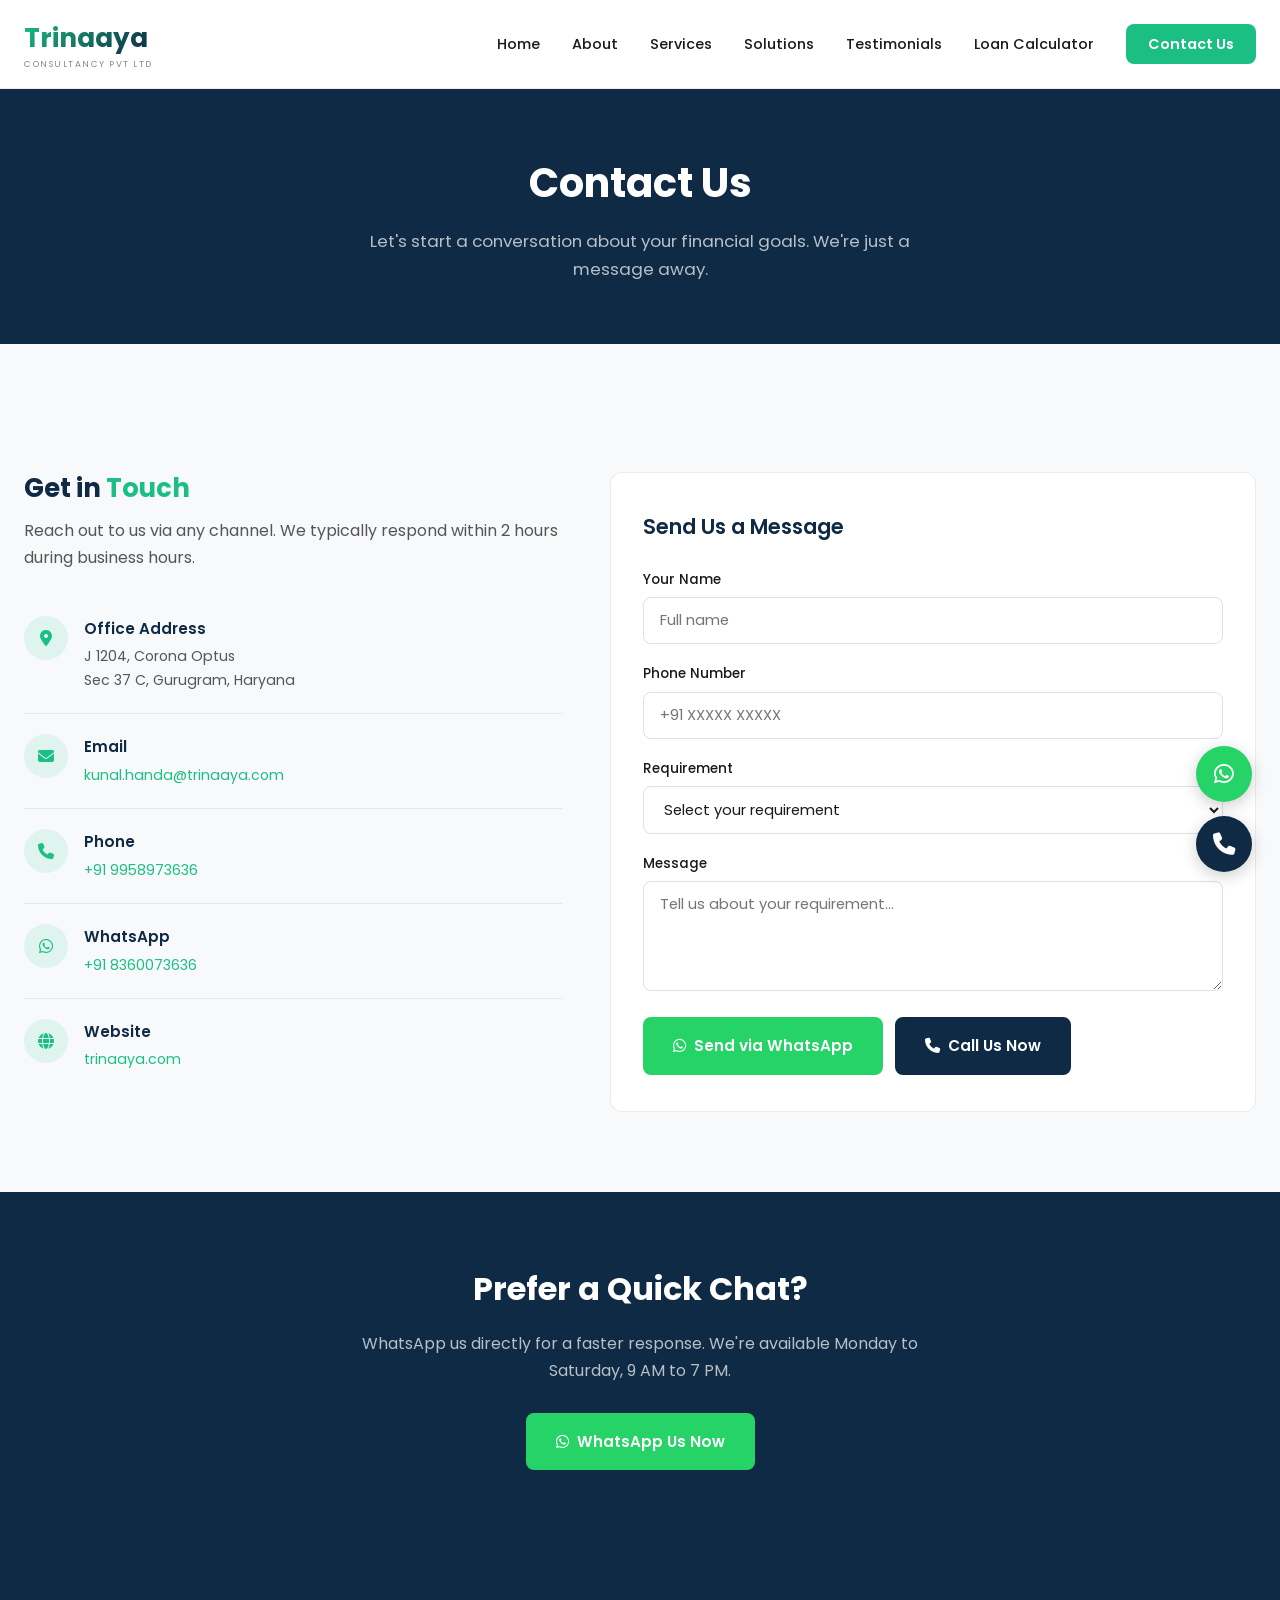
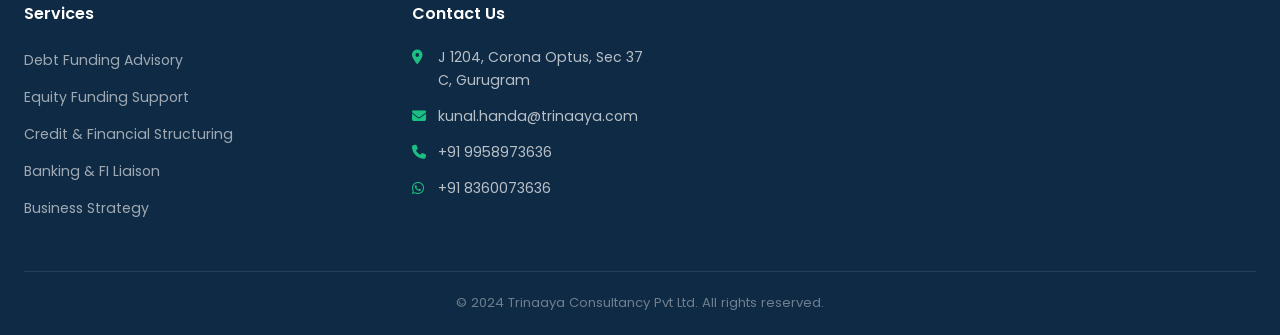
<file: frontend/public/contact.html>
<!DOCTYPE html>
<html lang="en">
<head>
  <meta charset="UTF-8">
  <meta name="viewport" content="width=device-width, initial-scale=1.0">
  <title>Contact Us | Trinaaya Consultancy</title>
  <meta name="description" content="Get in touch with Trinaaya Consultancy. Schedule a free financial consultation or reach us via WhatsApp.">
  <link href="https://fonts.googleapis.com/css2?family=Poppins:wght@300;400;500;600;700&display=swap" rel="stylesheet">
  <link rel="stylesheet" href="https://cdnjs.cloudflare.com/ajax/libs/font-awesome/6.5.1/css/all.min.css">
  <link rel="stylesheet" href="css/styles.css">
</head>
<body>

  <!-- Header -->
  <header class="header">
    <div class="container">
      <a href="index.html" class="logo"><div><span class="logo-text">Trinaaya</span><span class="logo-tag">Consultancy Pvt Ltd</span></div></a>
      <nav class="nav">
        <ul class="nav-list">
          <li><a href="index.html">Home</a></li>
          <li><a href="about.html">About</a></li>
          <li><a href="services.html">Services</a></li>
          <li><a href="solutions.html">Solutions</a></li>
          <li><a href="testimonials.html">Testimonials</a></li>
          <li><a href="tools.html">Loan Calculator</a></li>
          <li><a href="contact.html" class="btn-contact active">Contact Us</a></li>
        </ul>
        <button class="mobile-toggle"><span></span><span></span><span></span></button>
      </nav>
    </div>
    <div class="mobile-menu">
      <a href="index.html">Home</a><a href="about.html">About</a><a href="services.html">Services</a>
      <a href="solutions.html">Solutions</a><a href="testimonials.html">Testimonials</a><a href="tools.html">Loan Calculator</a><a href="contact.html">Contact Us</a>
    </div>
  </header>

  <!-- Page Hero -->
  <section class="page-hero" data-testid="contact-hero">
    <div class="container">
      <h1>Contact Us</h1>
      <p>Let's start a conversation about your financial goals. We're just a message away.</p>
    </div>
  </section>

  <!-- Contact Section -->
  <section class="section" data-testid="contact-section">
    <div class="container">
      <div class="contact-grid">

        <div class="contact-info">
          <h2 class="section-title" style="font-size:1.6rem;">Get in <span class="accent">Touch</span></h2>
          <p style="color:var(--text-light);margin-bottom:24px;">Reach out to us via any channel. We typically respond within 2 hours during business hours.</p>

          <div class="contact-info-card">
            <div class="contact-info-icon"><i class="fas fa-map-marker-alt"></i></div>
            <div>
              <h4>Office Address</h4>
              <p>J 1204, Corona Optus<br>Sec 37 C, Gurugram, Haryana</p>
            </div>
          </div>

          <div class="contact-info-card">
            <div class="contact-info-icon"><i class="fas fa-envelope"></i></div>
            <div>
              <h4>Email</h4>
              <p><a href="mailto:kunal.handa@trinaaya.com">kunal.handa@trinaaya.com</a></p>
            </div>
          </div>

          <div class="contact-info-card">
            <div class="contact-info-icon"><i class="fas fa-phone"></i></div>
            <div>
              <h4>Phone</h4>
              <p><a href="tel:+919958973636">+91 9958973636</a></p>
            </div>
          </div>

          <div class="contact-info-card">
            <div class="contact-info-icon"><i class="fab fa-whatsapp"></i></div>
            <div>
              <h4>WhatsApp</h4>
              <p><a href="https://wa.me/918360073636" target="_blank">+91 8360073636</a></p>
            </div>
          </div>

          <div class="contact-info-card" style="border-bottom:none;">
            <div class="contact-info-icon"><i class="fas fa-globe"></i></div>
            <div>
              <h4>Website</h4>
              <p><a href="https://trinaaya.com" target="_blank">trinaaya.com</a></p>
            </div>
          </div>
        </div>

        <div class="contact-form-card">
          <h3>Send Us a Message</h3>
          <form class="whatsapp-form" data-testid="contact-form">
            <div class="form-group">
              <label for="contactName">Your Name</label>
              <input type="text" id="contactName" name="name" placeholder="Full name" required>
            </div>
            <div class="form-group">
              <label for="contactPhone">Phone Number</label>
              <input type="tel" id="contactPhone" name="phone" placeholder="+91 XXXXX XXXXX" required>
            </div>
            <div class="form-group">
              <label for="contactRequirement">Requirement</label>
              <select id="contactRequirement" name="requirement">
                <option value="">Select your requirement</option>
                <option value="Debt Funding Advisory">Debt Funding Advisory</option>
                <option value="Equity Funding Support">Equity Funding Support</option>
                <option value="Credit & Financial Structuring">Credit &amp; Financial Structuring</option>
                <option value="Banking & FI Liaison">Banking &amp; FI Liaison</option>
                <option value="Business & Financial Strategy">Business &amp; Financial Strategy</option>
                <option value="Home Loan">Home Loan</option>
                <option value="Personal Loan">Personal Loan</option>
                <option value="MSME Loan">MSME Loan</option>
                <option value="Other">Other</option>
              </select>
            </div>
            <div class="form-group">
              <label for="contactMessage">Message</label>
              <textarea id="contactMessage" name="message" placeholder="Tell us about your requirement..." rows="4"></textarea>
            </div>
            <div style="display:flex;gap:12px;flex-wrap:wrap;">
              <button type="submit" class="btn btn-whatsapp" data-testid="contact-submit-whatsapp">
                <i class="fab fa-whatsapp"></i> Send via WhatsApp
              </button>
              <a href="tel:+919958973636" class="btn btn-dark">
                <i class="fas fa-phone"></i> Call Us Now
              </a>
            </div>
          </form>
        </div>

      </div>
    </div>
  </section>

  <!-- CTA -->
  <section class="cta-section" data-testid="contact-cta">
    <div class="container">
      <h2>Prefer a Quick Chat?</h2>
      <p>WhatsApp us directly for a faster response. We're available Monday to Saturday, 9 AM to 7 PM.</p>
      <a href="https://wa.me/918360073636?text=Hi! I'd like to discuss my financial requirements with Trinaaya." target="_blank" class="btn btn-whatsapp"><i class="fab fa-whatsapp"></i> WhatsApp Us Now</a>
    </div>
  </section>

  <!-- Footer -->
  <footer class="footer">
    <div class="container">
      <div class="footer-grid">
        <div class="footer-col"><h4>Services</h4><ul><li><a href="services.html#debt-funding">Debt Funding Advisory</a></li><li><a href="services.html#equity-funding">Equity Funding Support</a></li><li><a href="services.html#credit-structuring">Credit &amp; Financial Structuring</a></li><li><a href="services.html#banking-liaison">Banking &amp; FI Liaison</a></li><li><a href="services.html#business-strategy">Business Strategy</a></li></ul></div>
        <div class="footer-col"><h4>Contact Us</h4><div class="footer-contact-item"><i class="fas fa-map-marker-alt"></i><span>J 1204, Corona Optus, Sec 37 C, Gurugram</span></div><div class="footer-contact-item"><i class="fas fa-envelope"></i><a href="mailto:kunal.handa@trinaaya.com">kunal.handa@trinaaya.com</a></div><div class="footer-contact-item"><i class="fas fa-phone"></i><a href="tel:+919958973636">+91 9958973636</a></div><div class="footer-contact-item"><i class="fab fa-whatsapp"></i><a href="https://wa.me/918360073636" target="_blank">+91 8360073636</a></div></div>
      </div>
      <div class="footer-bottom"><p>&copy; 2024 Trinaaya Consultancy Pvt Ltd. All rights reserved.</p></div>
    </div>
  </footer>

  <div class="floating-buttons">
    <a href="https://wa.me/918360073636" target="_blank" class="float-btn whatsapp" aria-label="WhatsApp"><i class="fab fa-whatsapp"></i></a>
    <a href="tel:+919958973636" class="float-btn phone" aria-label="Call Us"><i class="fas fa-phone"></i></a>
  </div>

  <script src="js/main.js"></script>
</body>
</html>
</file>
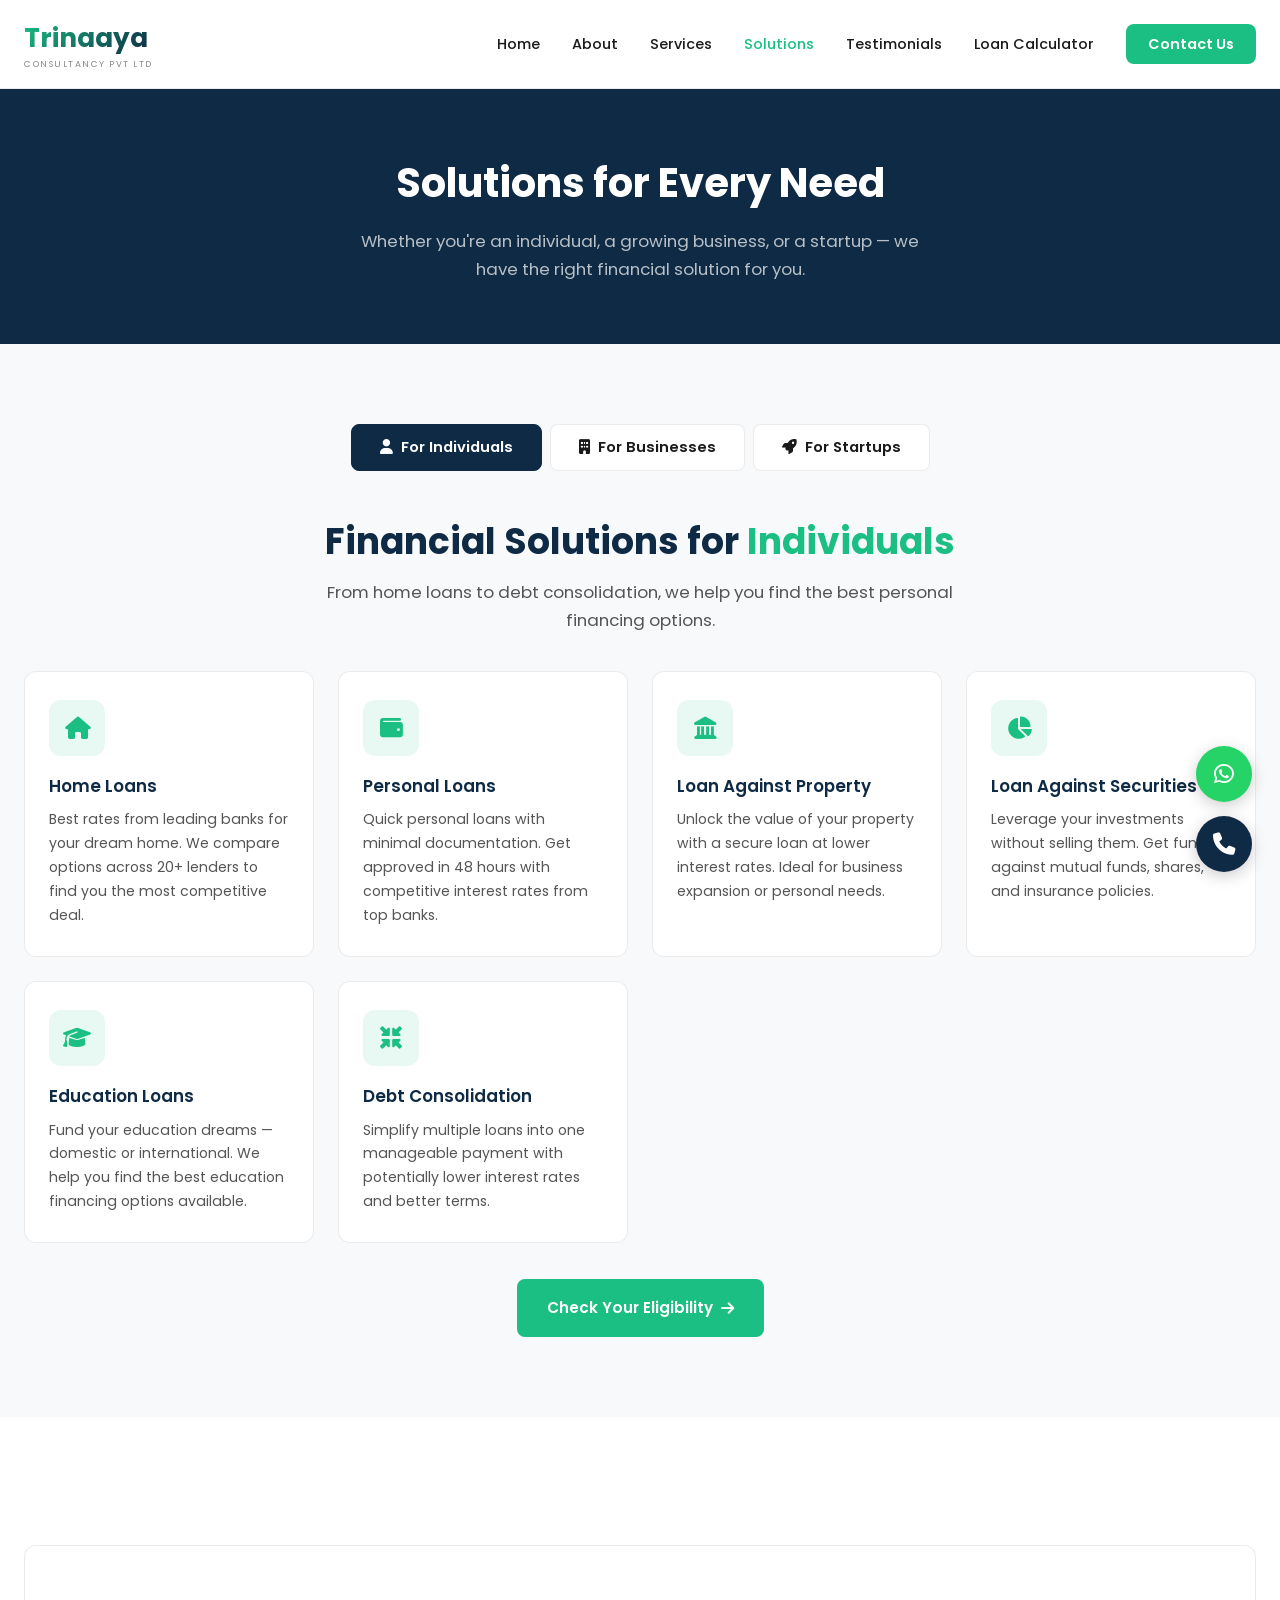
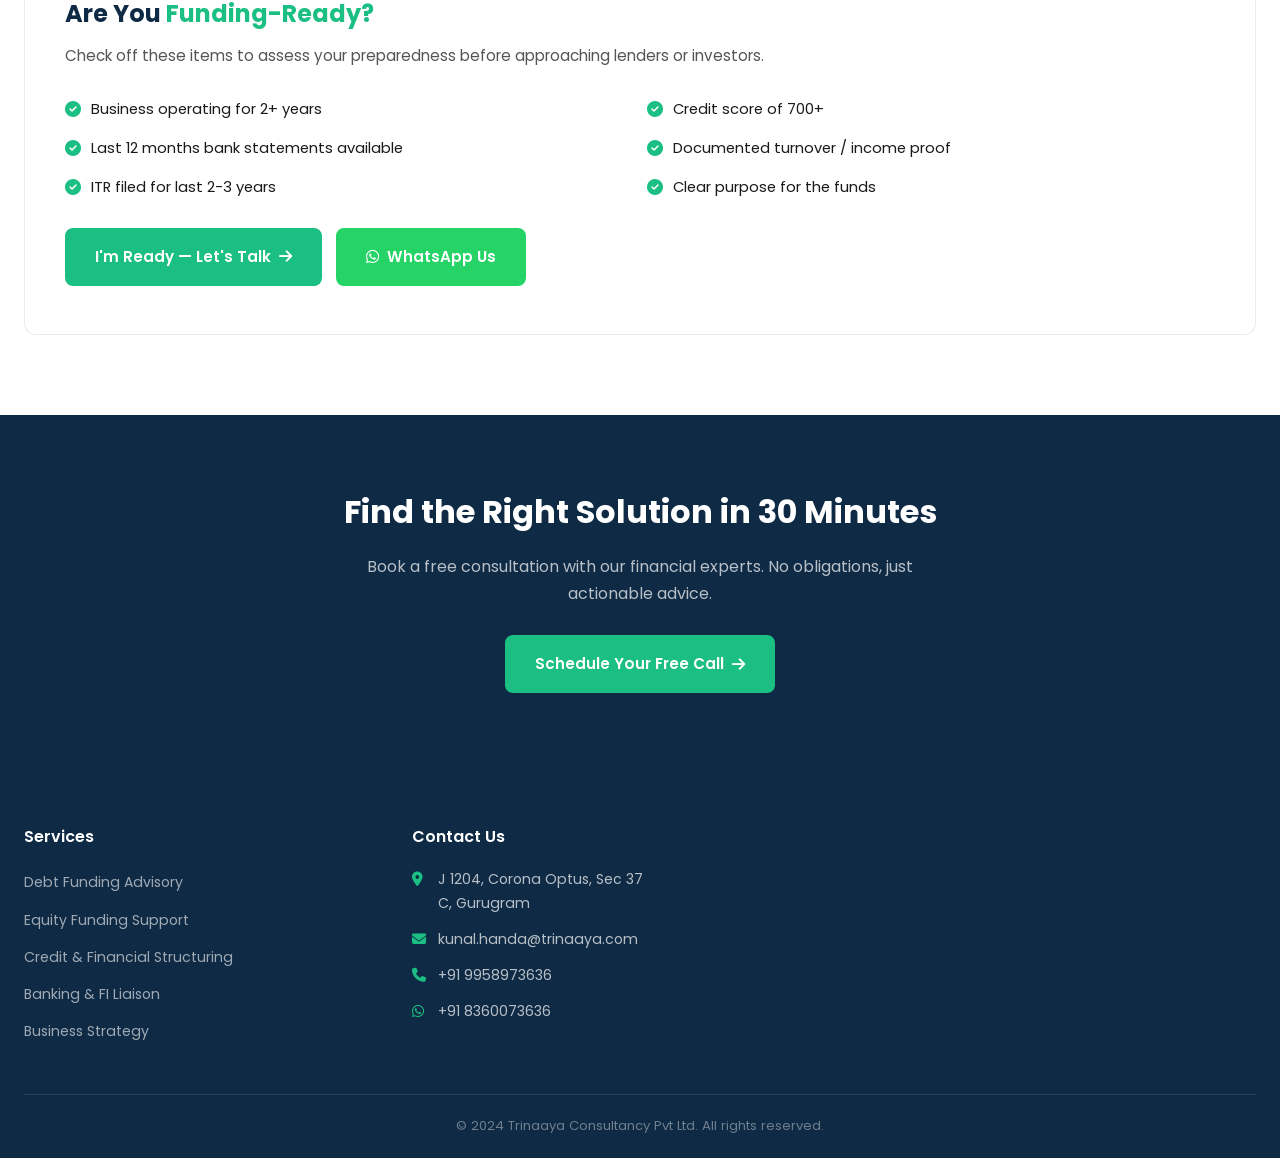
<file: frontend/public/solutions.html>
<!DOCTYPE html>
<html lang="en">
<head>
  <meta charset="UTF-8">
  <meta name="viewport" content="width=device-width, initial-scale=1.0">
  <title>Solutions | Trinaaya Consultancy</title>
  <meta name="description" content="Financial solutions for individuals, businesses, and startups. Find the right funding path with Trinaaya.">
  <link href="https://fonts.googleapis.com/css2?family=Poppins:wght@300;400;500;600;700&display=swap" rel="stylesheet">
  <link rel="stylesheet" href="https://cdnjs.cloudflare.com/ajax/libs/font-awesome/6.5.1/css/all.min.css">
  <link rel="stylesheet" href="css/styles.css">
</head>
<body>

  <!-- Header -->
  <header class="header">
    <div class="container">
      <a href="index.html" class="logo"><div><span class="logo-text">Trinaaya</span><span class="logo-tag">Consultancy Pvt Ltd</span></div></a>
      <nav class="nav">
        <ul class="nav-list">
          <li><a href="index.html">Home</a></li>
          <li><a href="about.html">About</a></li>
          <li><a href="services.html">Services</a></li>
          <li><a href="solutions.html" class="active">Solutions</a></li>
          <li><a href="testimonials.html">Testimonials</a></li>
          <li><a href="tools.html">Loan Calculator</a></li>
          <li><a href="contact.html" class="btn-contact">Contact Us</a></li>
        </ul>
        <button class="mobile-toggle"><span></span><span></span><span></span></button>
      </nav>
    </div>
    <div class="mobile-menu">
      <a href="index.html">Home</a><a href="about.html">About</a><a href="services.html">Services</a>
      <a href="solutions.html">Solutions</a><a href="testimonials.html">Testimonials</a><a href="tools.html">Loan Calculator</a><a href="contact.html">Contact Us</a>
    </div>
  </header>

  <!-- Page Hero -->
  <section class="page-hero" data-testid="solutions-hero">
    <div class="container">
      <h1>Solutions for Every Need</h1>
      <p>Whether you're an individual, a growing business, or a startup &mdash; we have the right financial solution for you.</p>
    </div>
  </section>

  <!-- Solutions Tabs -->
  <section class="section" data-testid="solutions-tabs-section">
    <div class="container">
      <div class="solutions-tabs">
        <button class="tab-btn active" data-tab="tab-individuals" data-testid="tab-individuals"><i class="fas fa-user"></i>&nbsp; For Individuals</button>
        <button class="tab-btn" data-tab="tab-businesses" data-testid="tab-businesses"><i class="fas fa-building"></i>&nbsp; For Businesses</button>
        <button class="tab-btn" data-tab="tab-startups" data-testid="tab-startups"><i class="fas fa-rocket"></i>&nbsp; For Startups</button>
      </div>

      <!-- Individuals Tab -->
      <div class="tab-panel active" id="tab-individuals" data-testid="panel-individuals">
        <div class="text-center" style="margin-bottom:36px;">
          <h2 class="section-title">Financial Solutions for <span class="accent">Individuals</span></h2>
          <p class="section-subtitle mx-auto">From home loans to debt consolidation, we help you find the best personal financing options.</p>
        </div>
        <div class="solutions-grid">
          <div class="solution-card">
            <div class="service-icon"><i class="fas fa-home"></i></div>
            <h4>Home Loans</h4>
            <p>Best rates from leading banks for your dream home. We compare options across 20+ lenders to find you the most competitive deal.</p>
          </div>
          <div class="solution-card">
            <div class="service-icon"><i class="fas fa-wallet"></i></div>
            <h4>Personal Loans</h4>
            <p>Quick personal loans with minimal documentation. Get approved in 48 hours with competitive interest rates from top banks.</p>
          </div>
          <div class="solution-card">
            <div class="service-icon"><i class="fas fa-landmark"></i></div>
            <h4>Loan Against Property</h4>
            <p>Unlock the value of your property with a secure loan at lower interest rates. Ideal for business expansion or personal needs.</p>
          </div>
          <div class="solution-card">
            <div class="service-icon"><i class="fas fa-chart-pie"></i></div>
            <h4>Loan Against Securities</h4>
            <p>Leverage your investments without selling them. Get funding against mutual funds, shares, and insurance policies.</p>
          </div>
          <div class="solution-card">
            <div class="service-icon"><i class="fas fa-graduation-cap"></i></div>
            <h4>Education Loans</h4>
            <p>Fund your education dreams &mdash; domestic or international. We help you find the best education financing options available.</p>
          </div>
          <div class="solution-card">
            <div class="service-icon"><i class="fas fa-compress-arrows-alt"></i></div>
            <h4>Debt Consolidation</h4>
            <p>Simplify multiple loans into one manageable payment with potentially lower interest rates and better terms.</p>
          </div>
        </div>
        <div class="text-center" style="margin-top:36px;">
          <a href="tools.html" class="btn btn-primary" data-testid="check-eligibility-btn">Check Your Eligibility <i class="fas fa-arrow-right"></i></a>
        </div>
      </div>

      <!-- Businesses Tab -->
      <div class="tab-panel" id="tab-businesses" data-testid="panel-businesses">
        <div class="text-center" style="margin-bottom:36px;">
          <h2 class="section-title">Financial Solutions for <span class="accent">Businesses</span></h2>
          <p class="section-subtitle mx-auto">Power your business growth with the right funding and financial strategy.</p>
        </div>
        <div class="solutions-grid">
          <div class="solution-card">
            <div class="service-icon"><i class="fas fa-money-bill-wave"></i></div>
            <h4>Working Capital Loans</h4>
            <p>Keep your operations running smoothly with flexible working capital financing tailored to your business cycle.</p>
          </div>
          <div class="solution-card">
            <div class="service-icon"><i class="fas fa-industry"></i></div>
            <h4>Term Loans</h4>
            <p>Long-term financing for expansion, equipment purchase, or infrastructure development at competitive rates.</p>
          </div>
          <div class="solution-card">
            <div class="service-icon"><i class="fas fa-store"></i></div>
            <h4>MSME Loans</h4>
            <p>Special schemes and subsidized rates for micro, small, and medium enterprises under government-backed programs.</p>
          </div>
          <div class="solution-card">
            <div class="service-icon"><i class="fas fa-file-invoice-dollar"></i></div>
            <h4>Invoice Discounting</h4>
            <p>Convert your unpaid invoices into immediate cash. Improve liquidity without waiting for customer payments.</p>
          </div>
          <div class="solution-card">
            <div class="service-icon"><i class="fas fa-hard-hat"></i></div>
            <h4>Project Finance</h4>
            <p>Large-scale project funding for infrastructure, real estate, and industrial projects with structured financing.</p>
          </div>
          <div class="solution-card">
            <div class="service-icon"><i class="fas fa-balance-scale"></i></div>
            <h4>Debt Restructuring</h4>
            <p>Optimize your existing debt structure to reduce costs, improve cash flow, and strengthen your balance sheet.</p>
          </div>
        </div>
        <div class="text-center" style="margin-top:36px;">
          <a href="contact.html" class="btn btn-primary">Discuss Your Business Needs <i class="fas fa-arrow-right"></i></a>
        </div>
      </div>

      <!-- Startups Tab -->
      <div class="tab-panel" id="tab-startups" data-testid="panel-startups">
        <div class="text-center" style="margin-bottom:36px;">
          <h2 class="section-title">Financial Solutions for <span class="accent">Startups</span></h2>
          <p class="section-subtitle mx-auto">From seed to Series A, we help startups access the right capital at the right time.</p>
        </div>
        <div class="solutions-grid">
          <div class="solution-card">
            <div class="service-icon"><i class="fas fa-seedling"></i></div>
            <h4>Angel Funding</h4>
            <p>Access our curated network of angel investors who actively invest in early-stage startups across sectors.</p>
          </div>
          <div class="solution-card">
            <div class="service-icon"><i class="fas fa-presentation"></i></div>
            <h4>Pitch Deck Support</h4>
            <p>Craft a compelling pitch deck that tells your story, showcases your traction, and wins investor confidence.</p>
          </div>
          <div class="solution-card">
            <div class="service-icon"><i class="fas fa-calculator"></i></div>
            <h4>Financial Modelling</h4>
            <p>Build robust financial models that demonstrate your startup's growth potential and unit economics.</p>
          </div>
          <div class="solution-card">
            <div class="service-icon"><i class="fas fa-handshake"></i></div>
            <h4>Investor Connects</h4>
            <p>Get warm introductions to relevant VCs, angel groups, and strategic investors in your industry.</p>
          </div>
          <div class="solution-card">
            <div class="service-icon"><i class="fas fa-cogs"></i></div>
            <h4>Startup Loans</h4>
            <p>Access specialized startup financing options, including government schemes and startup-friendly bank products.</p>
          </div>
          <div class="solution-card">
            <div class="service-icon"><i class="fas fa-chart-bar"></i></div>
            <h4>Growth Strategy</h4>
            <p>Financial planning and strategy to help you scale efficiently and prepare for your next funding round.</p>
          </div>
        </div>
        <div class="text-center" style="margin-top:36px;">
          <a href="contact.html" class="btn btn-primary">Get Startup Support <i class="fas fa-arrow-right"></i></a>
        </div>
      </div>
    </div>
  </section>

  <!-- Readiness Section -->
  <section class="section" style="background:var(--white);" data-testid="readiness-section">
    <div class="container">
      <div class="readiness-section">
        <h3>Are You <span style="color:var(--secondary);">Funding-Ready?</span></h3>
        <p>Check off these items to assess your preparedness before approaching lenders or investors.</p>
        <div class="checklist">
          <div class="checklist-item"><i class="fas fa-check-circle"></i> Business operating for 2+ years</div>
          <div class="checklist-item"><i class="fas fa-check-circle"></i> Credit score of 700+</div>
          <div class="checklist-item"><i class="fas fa-check-circle"></i> Last 12 months bank statements available</div>
          <div class="checklist-item"><i class="fas fa-check-circle"></i> Documented turnover / income proof</div>
          <div class="checklist-item"><i class="fas fa-check-circle"></i> ITR filed for last 2-3 years</div>
          <div class="checklist-item"><i class="fas fa-check-circle"></i> Clear purpose for the funds</div>
        </div>
        <div style="display:flex;gap:14px;flex-wrap:wrap;">
          <a href="contact.html" class="btn btn-primary" data-testid="readiness-cta">I'm Ready &mdash; Let's Talk <i class="fas fa-arrow-right"></i></a>
          <a href="https://wa.me/918360073636?text=Hi! I'd like to check my funding readiness." target="_blank" class="btn btn-whatsapp"><i class="fab fa-whatsapp"></i> WhatsApp Us</a>
        </div>
      </div>
    </div>
  </section>

  <!-- CTA Banner -->
  <section class="cta-section" data-testid="solutions-cta">
    <div class="container">
      <h2>Find the Right Solution in 30 Minutes</h2>
      <p>Book a free consultation with our financial experts. No obligations, just actionable advice.</p>
      <a href="contact.html" class="btn btn-primary">Schedule Your Free Call <i class="fas fa-arrow-right"></i></a>
    </div>
  </section>

  <!-- Footer -->
  <footer class="footer">
    <div class="container">
      <div class="footer-grid">
        <div class="footer-col"><h4>Services</h4><ul><li><a href="services.html#debt-funding">Debt Funding Advisory</a></li><li><a href="services.html#equity-funding">Equity Funding Support</a></li><li><a href="services.html#credit-structuring">Credit &amp; Financial Structuring</a></li><li><a href="services.html#banking-liaison">Banking &amp; FI Liaison</a></li><li><a href="services.html#business-strategy">Business Strategy</a></li></ul></div>
        <div class="footer-col"><h4>Contact Us</h4><div class="footer-contact-item"><i class="fas fa-map-marker-alt"></i><span>J 1204, Corona Optus, Sec 37 C, Gurugram</span></div><div class="footer-contact-item"><i class="fas fa-envelope"></i><a href="mailto:kunal.handa@trinaaya.com">kunal.handa@trinaaya.com</a></div><div class="footer-contact-item"><i class="fas fa-phone"></i><a href="tel:+919958973636">+91 9958973636</a></div><div class="footer-contact-item"><i class="fab fa-whatsapp"></i><a href="https://wa.me/918360073636" target="_blank">+91 8360073636</a></div></div>
      </div>
      <div class="footer-bottom"><p>&copy; 2024 Trinaaya Consultancy Pvt Ltd. All rights reserved.</p></div>
    </div>
  </footer>

  <div class="floating-buttons">
    <a href="https://wa.me/918360073636" target="_blank" class="float-btn whatsapp" aria-label="WhatsApp"><i class="fab fa-whatsapp"></i></a>
    <a href="tel:+919958973636" class="float-btn phone" aria-label="Call Us"><i class="fas fa-phone"></i></a>
  </div>

  <script src="js/main.js"></script>
</body>
</html>
</file>
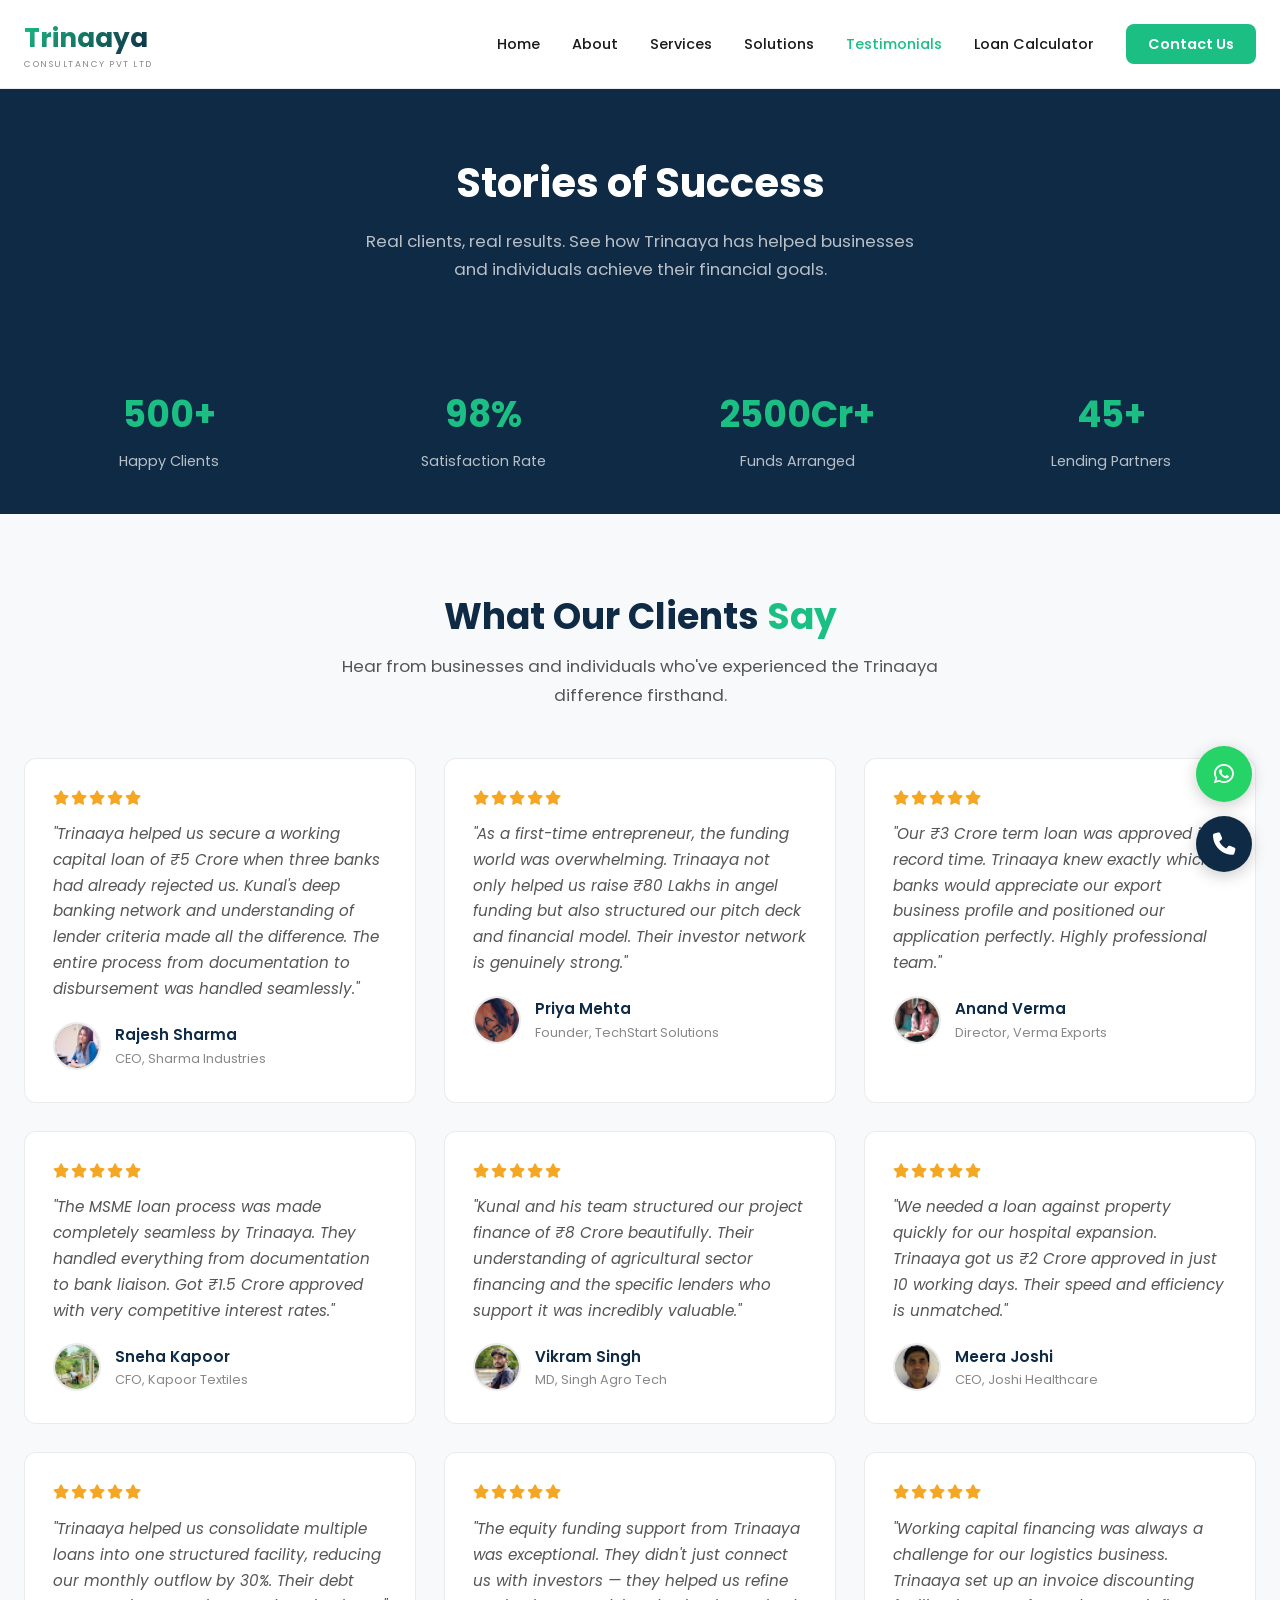
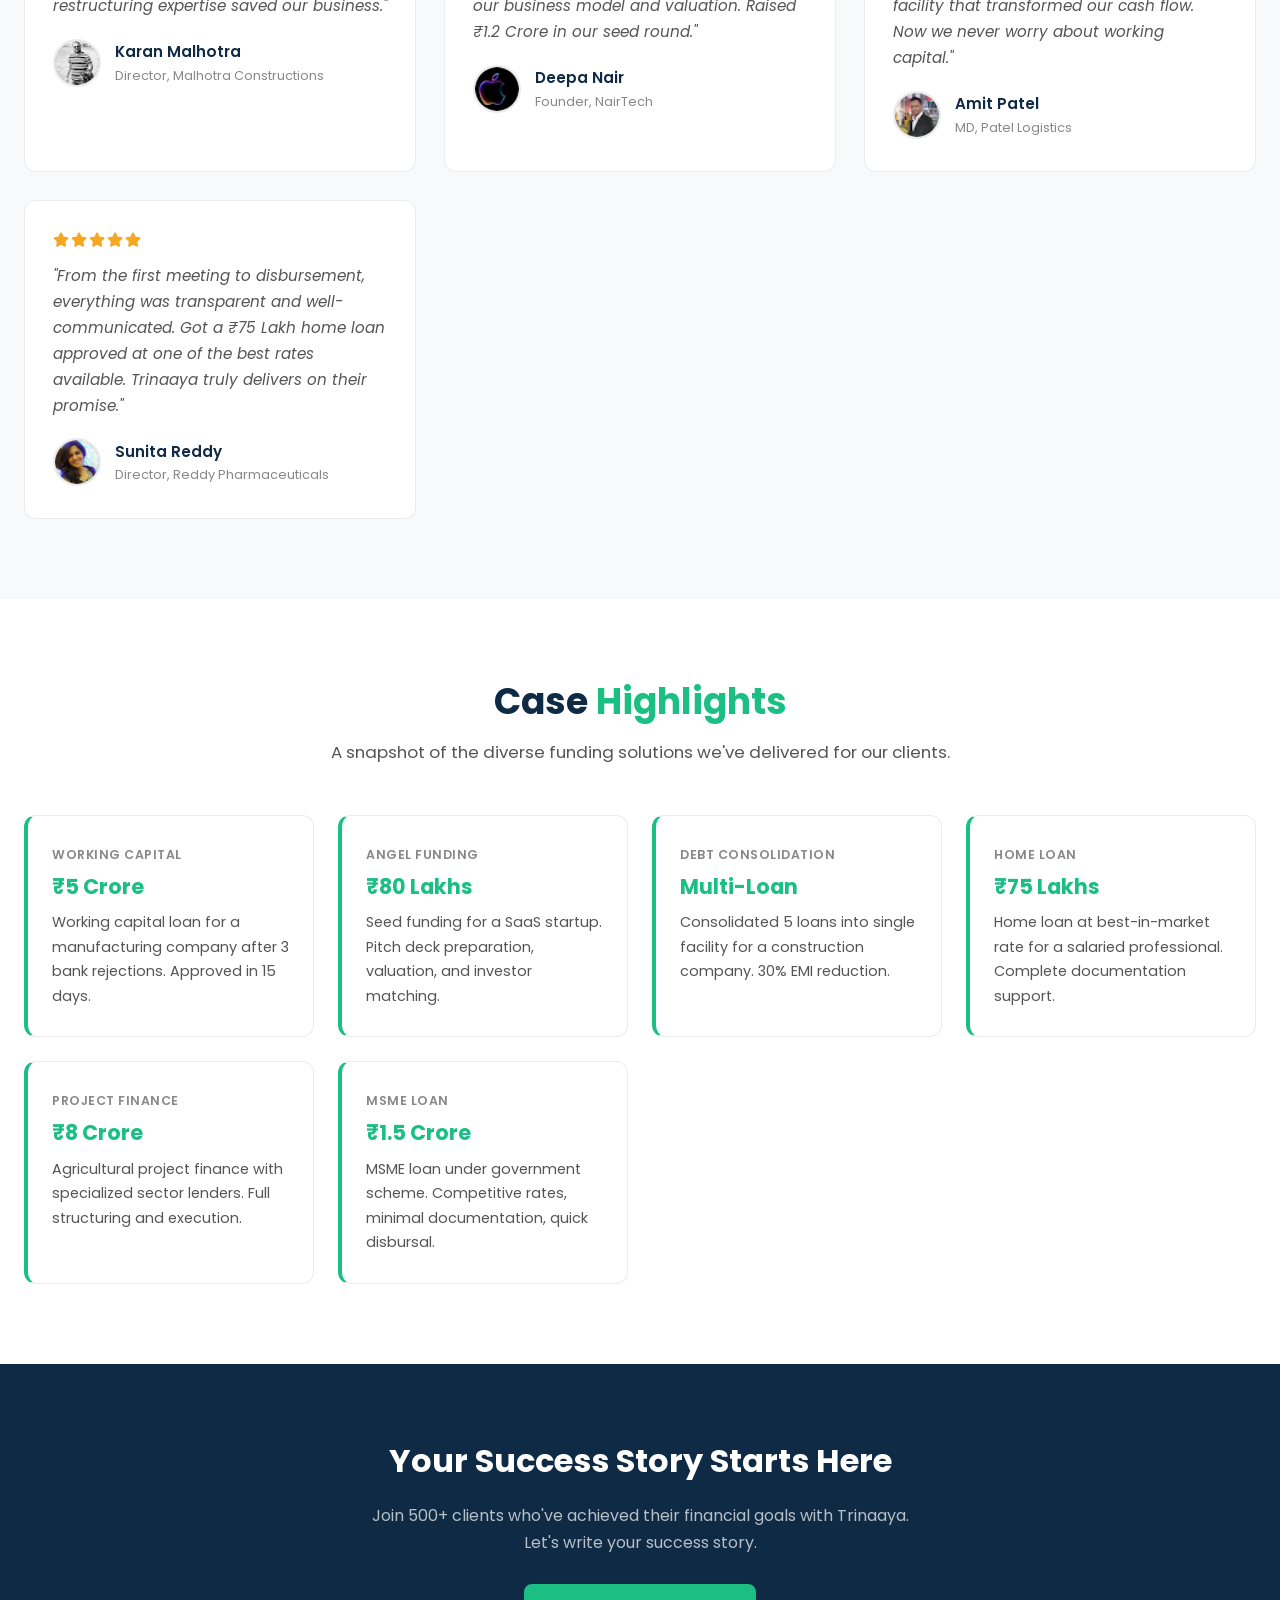
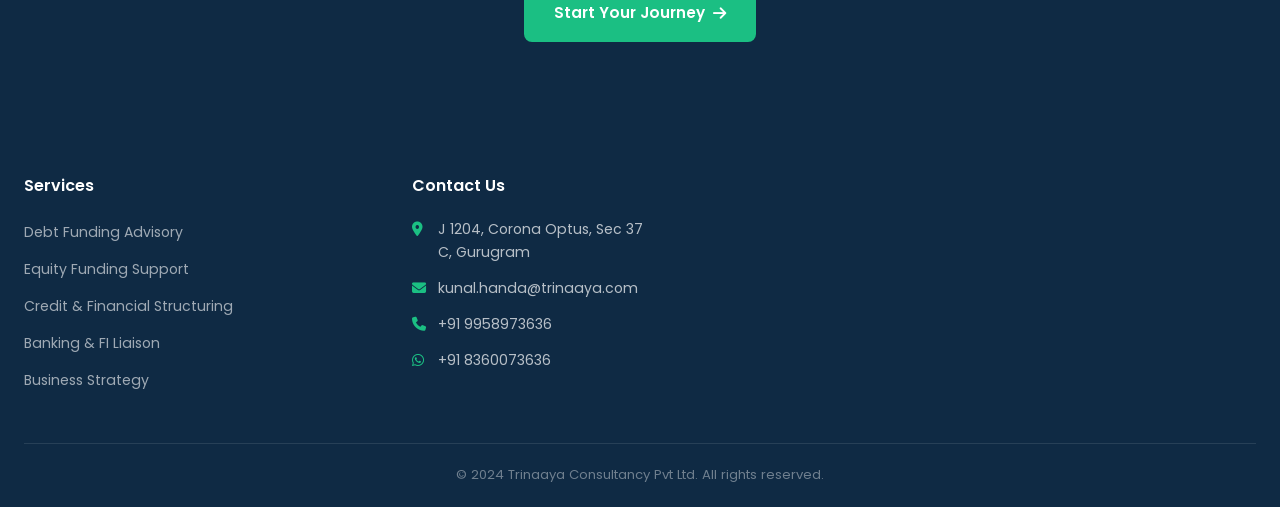
<file: frontend/public/testimonials.html>
<!DOCTYPE html>
<html lang="en">
<head>
  <meta charset="UTF-8">
  <meta name="viewport" content="width=device-width, initial-scale=1.0">
  <title>Testimonials | Trinaaya Consultancy</title>
  <meta name="description" content="Read real success stories from Trinaaya's clients. 500+ clients served, 2500Cr+ funds facilitated.">
  <link href="https://fonts.googleapis.com/css2?family=Poppins:wght@300;400;500;600;700&display=swap" rel="stylesheet">
  <link rel="stylesheet" href="https://cdnjs.cloudflare.com/ajax/libs/font-awesome/6.5.1/css/all.min.css">
  <link rel="stylesheet" href="css/styles.css">
</head>
<body>

  <!-- Header -->
  <header class="header">
    <div class="container">
      <a href="index.html" class="logo"><div><span class="logo-text">Trinaaya</span><span class="logo-tag">Consultancy Pvt Ltd</span></div></a>
      <nav class="nav">
        <ul class="nav-list">
          <li><a href="index.html">Home</a></li>
          <li><a href="about.html">About</a></li>
          <li><a href="services.html">Services</a></li>
          <li><a href="solutions.html">Solutions</a></li>
          <li><a href="testimonials.html" class="active">Testimonials</a></li>
          <li><a href="tools.html">Loan Calculator</a></li>
          <li><a href="contact.html" class="btn-contact">Contact Us</a></li>
        </ul>
        <button class="mobile-toggle"><span></span><span></span><span></span></button>
      </nav>
    </div>
    <div class="mobile-menu">
      <a href="index.html">Home</a><a href="about.html">About</a><a href="services.html">Services</a>
      <a href="solutions.html">Solutions</a><a href="testimonials.html">Testimonials</a><a href="tools.html">Loan Calculator</a><a href="contact.html">Contact Us</a>
    </div>
  </header>

  <!-- Page Hero -->
  <section class="page-hero" data-testid="testimonials-hero">
    <div class="container">
      <h1>Stories of Success</h1>
      <p>Real clients, real results. See how Trinaaya has helped businesses and individuals achieve their financial goals.</p>
    </div>
  </section>

  <!-- Stats -->
  <section class="stats-bar" data-testid="testimonials-stats">
    <div class="container">
      <div class="stats-grid">
        <div class="stat-item"><h3>500+</h3><p>Happy Clients</p></div>
        <div class="stat-item"><h3>98%</h3><p>Satisfaction Rate</p></div>
        <div class="stat-item"><h3>2500Cr+</h3><p>Funds Arranged</p></div>
        <div class="stat-item"><h3>45+</h3><p>Lending Partners</p></div>
      </div>
    </div>
  </section>

  <!-- Testimonials Grid -->
  <section class="section" data-testid="testimonials-grid-section">
    <div class="container">
      <div class="text-center">
        <h2 class="section-title">What Our Clients <span class="accent">Say</span></h2>
        <p class="section-subtitle mx-auto">Hear from businesses and individuals who've experienced the Trinaaya difference firsthand.</p>
      </div>
      <div class="testimonials-page-grid">

        <div class="testimonial-card">
          <div class="testimonial-stars"><i class="fas fa-star"></i><i class="fas fa-star"></i><i class="fas fa-star"></i><i class="fas fa-star"></i><i class="fas fa-star"></i></div>
          <blockquote>"Trinaaya helped us secure a working capital loan of ₹5 Crore when three banks had already rejected us. Kunal's deep banking network and understanding of lender criteria made all the difference. The entire process from documentation to disbursement was handled seamlessly."</blockquote>
          <div class="testimonial-author"><img src="images/testimonials/profile-1.png" alt="Rajesh Sharma" class="testimonial-avatar"><div><div class="testimonial-name">Rajesh Sharma</div><div class="testimonial-role">CEO, Sharma Industries</div></div></div>
        </div>

        <div class="testimonial-card">
          <div class="testimonial-stars"><i class="fas fa-star"></i><i class="fas fa-star"></i><i class="fas fa-star"></i><i class="fas fa-star"></i><i class="fas fa-star"></i></div>
          <blockquote>"As a first-time entrepreneur, the funding world was overwhelming. Trinaaya not only helped us raise ₹80 Lakhs in angel funding but also structured our pitch deck and financial model. Their investor network is genuinely strong."</blockquote>
          <div class="testimonial-author"><img src="images/testimonials/profile-2.png" alt="Priya Mehta" class="testimonial-avatar"><div><div class="testimonial-name">Priya Mehta</div><div class="testimonial-role">Founder, TechStart Solutions</div></div></div>
        </div>

        <div class="testimonial-card">
          <div class="testimonial-stars"><i class="fas fa-star"></i><i class="fas fa-star"></i><i class="fas fa-star"></i><i class="fas fa-star"></i><i class="fas fa-star"></i></div>
          <blockquote>"Our ₹3 Crore term loan was approved in record time. Trinaaya knew exactly which banks would appreciate our export business profile and positioned our application perfectly. Highly professional team."</blockquote>
          <div class="testimonial-author"><img src="images/testimonials/profile-3.png" alt="Anand Verma" class="testimonial-avatar"><div><div class="testimonial-name">Anand Verma</div><div class="testimonial-role">Director, Verma Exports</div></div></div>
        </div>

        <div class="testimonial-card">
          <div class="testimonial-stars"><i class="fas fa-star"></i><i class="fas fa-star"></i><i class="fas fa-star"></i><i class="fas fa-star"></i><i class="fas fa-star"></i></div>
          <blockquote>"The MSME loan process was made completely seamless by Trinaaya. They handled everything from documentation to bank liaison. Got ₹1.5 Crore approved with very competitive interest rates."</blockquote>
          <div class="testimonial-author"><img src="images/testimonials/profile-4.png" alt="Sneha Kapoor" class="testimonial-avatar"><div><div class="testimonial-name">Sneha Kapoor</div><div class="testimonial-role">CFO, Kapoor Textiles</div></div></div>
        </div>

        <div class="testimonial-card">
          <div class="testimonial-stars"><i class="fas fa-star"></i><i class="fas fa-star"></i><i class="fas fa-star"></i><i class="fas fa-star"></i><i class="fas fa-star"></i></div>
          <blockquote>"Kunal and his team structured our project finance of ₹8 Crore beautifully. Their understanding of agricultural sector financing and the specific lenders who support it was incredibly valuable."</blockquote>
          <div class="testimonial-author"><img src="images/testimonials/profile-5.png" alt="Vikram Singh" class="testimonial-avatar"><div><div class="testimonial-name">Vikram Singh</div><div class="testimonial-role">MD, Singh Agro Tech</div></div></div>
        </div>

        <div class="testimonial-card">
          <div class="testimonial-stars"><i class="fas fa-star"></i><i class="fas fa-star"></i><i class="fas fa-star"></i><i class="fas fa-star"></i><i class="fas fa-star"></i></div>
          <blockquote>"We needed a loan against property quickly for our hospital expansion. Trinaaya got us ₹2 Crore approved in just 10 working days. Their speed and efficiency is unmatched."</blockquote>
          <div class="testimonial-author"><img src="images/testimonials/profile-6.png" alt="Meera Joshi" class="testimonial-avatar"><div><div class="testimonial-name">Meera Joshi</div><div class="testimonial-role">CEO, Joshi Healthcare</div></div></div>
        </div>

        <div class="testimonial-card">
          <div class="testimonial-stars"><i class="fas fa-star"></i><i class="fas fa-star"></i><i class="fas fa-star"></i><i class="fas fa-star"></i><i class="fas fa-star"></i></div>
          <blockquote>"Trinaaya helped us consolidate multiple loans into one structured facility, reducing our monthly outflow by 30%. Their debt restructuring expertise saved our business."</blockquote>
          <div class="testimonial-author"><img src="images/testimonials/profile-7.png" alt="Karan Malhotra" class="testimonial-avatar"><div><div class="testimonial-name">Karan Malhotra</div><div class="testimonial-role">Director, Malhotra Constructions</div></div></div>
        </div>

        <div class="testimonial-card">
          <div class="testimonial-stars"><i class="fas fa-star"></i><i class="fas fa-star"></i><i class="fas fa-star"></i><i class="fas fa-star"></i><i class="fas fa-star"></i></div>
          <blockquote>"The equity funding support from Trinaaya was exceptional. They didn't just connect us with investors &mdash; they helped us refine our business model and valuation. Raised ₹1.2 Crore in our seed round."</blockquote>
          <div class="testimonial-author"><img src="images/testimonials/profile-8.png" alt="Deepa Nair" class="testimonial-avatar"><div><div class="testimonial-name">Deepa Nair</div><div class="testimonial-role">Founder, NairTech</div></div></div>
        </div>

        <div class="testimonial-card">
          <div class="testimonial-stars"><i class="fas fa-star"></i><i class="fas fa-star"></i><i class="fas fa-star"></i><i class="fas fa-star"></i><i class="fas fa-star"></i></div>
          <blockquote>"Working capital financing was always a challenge for our logistics business. Trinaaya set up an invoice discounting facility that transformed our cash flow. Now we never worry about working capital."</blockquote>
          <div class="testimonial-author"><img src="images/testimonials/profile-9.png" alt="Amit Patel" class="testimonial-avatar"><div><div class="testimonial-name">Amit Patel</div><div class="testimonial-role">MD, Patel Logistics</div></div></div>
        </div>

        <div class="testimonial-card">
          <div class="testimonial-stars"><i class="fas fa-star"></i><i class="fas fa-star"></i><i class="fas fa-star"></i><i class="fas fa-star"></i><i class="fas fa-star"></i></div>
          <blockquote>"From the first meeting to disbursement, everything was transparent and well-communicated. Got a ₹75 Lakh home loan approved at one of the best rates available. Trinaaya truly delivers on their promise."</blockquote>
          <div class="testimonial-author"><img src="images/testimonials/profile-10.png" alt="Sunita Reddy" class="testimonial-avatar"><div><div class="testimonial-name">Sunita Reddy</div><div class="testimonial-role">Director, Reddy Pharmaceuticals</div></div></div>
        </div>

      </div>
    </div>
  </section>

  <!-- Case Highlights -->
  <section class="section" style="background:var(--white);" data-testid="case-highlights">
    <div class="container">
      <div class="text-center">
        <h2 class="section-title">Case <span class="accent">Highlights</span></h2>
        <p class="section-subtitle mx-auto">A snapshot of the diverse funding solutions we've delivered for our clients.</p>
      </div>
      <div class="case-highlights">
        <div class="case-card">
          <div class="case-type">Working Capital</div>
          <h4>₹5 Crore</h4>
          <p>Working capital loan for a manufacturing company after 3 bank rejections. Approved in 15 days.</p>
        </div>
        <div class="case-card">
          <div class="case-type">Angel Funding</div>
          <h4>₹80 Lakhs</h4>
          <p>Seed funding for a SaaS startup. Pitch deck preparation, valuation, and investor matching.</p>
        </div>
        <div class="case-card">
          <div class="case-type">Debt Consolidation</div>
          <h4>Multi-Loan</h4>
          <p>Consolidated 5 loans into single facility for a construction company. 30% EMI reduction.</p>
        </div>
        <div class="case-card">
          <div class="case-type">Home Loan</div>
          <h4>₹75 Lakhs</h4>
          <p>Home loan at best-in-market rate for a salaried professional. Complete documentation support.</p>
        </div>
        <div class="case-card">
          <div class="case-type">Project Finance</div>
          <h4>₹8 Crore</h4>
          <p>Agricultural project finance with specialized sector lenders. Full structuring and execution.</p>
        </div>
        <div class="case-card">
          <div class="case-type">MSME Loan</div>
          <h4>₹1.5 Crore</h4>
          <p>MSME loan under government scheme. Competitive rates, minimal documentation, quick disbursal.</p>
        </div>
      </div>
    </div>
  </section>

  <!-- CTA -->
  <section class="cta-section" data-testid="testimonials-cta">
    <div class="container">
      <h2>Your Success Story Starts Here</h2>
      <p>Join 500+ clients who've achieved their financial goals with Trinaaya. Let's write your success story.</p>
      <a href="contact.html" class="btn btn-primary">Start Your Journey <i class="fas fa-arrow-right"></i></a>
    </div>
  </section>

  <!-- Footer -->
  <footer class="footer">
    <div class="container">
      <div class="footer-grid">
        <div class="footer-col"><h4>Services</h4><ul><li><a href="services.html#debt-funding">Debt Funding Advisory</a></li><li><a href="services.html#equity-funding">Equity Funding Support</a></li><li><a href="services.html#credit-structuring">Credit &amp; Financial Structuring</a></li><li><a href="services.html#banking-liaison">Banking &amp; FI Liaison</a></li><li><a href="services.html#business-strategy">Business Strategy</a></li></ul></div>
        <div class="footer-col"><h4>Contact Us</h4><div class="footer-contact-item"><i class="fas fa-map-marker-alt"></i><span>J 1204, Corona Optus, Sec 37 C, Gurugram</span></div><div class="footer-contact-item"><i class="fas fa-envelope"></i><a href="mailto:kunal.handa@trinaaya.com">kunal.handa@trinaaya.com</a></div><div class="footer-contact-item"><i class="fas fa-phone"></i><a href="tel:+919958973636">+91 9958973636</a></div><div class="footer-contact-item"><i class="fab fa-whatsapp"></i><a href="https://wa.me/918360073636" target="_blank">+91 8360073636</a></div></div>
      </div>
      <div class="footer-bottom"><p>&copy; 2024 Trinaaya Consultancy Pvt Ltd. All rights reserved.</p></div>
    </div>
  </footer>

  <div class="floating-buttons">
    <a href="https://wa.me/918360073636" target="_blank" class="float-btn whatsapp" aria-label="WhatsApp"><i class="fab fa-whatsapp"></i></a>
    <a href="tel:+919958973636" class="float-btn phone" aria-label="Call Us"><i class="fas fa-phone"></i></a>
  </div>

  <script src="js/main.js"></script>
</body>
</html>
</file>
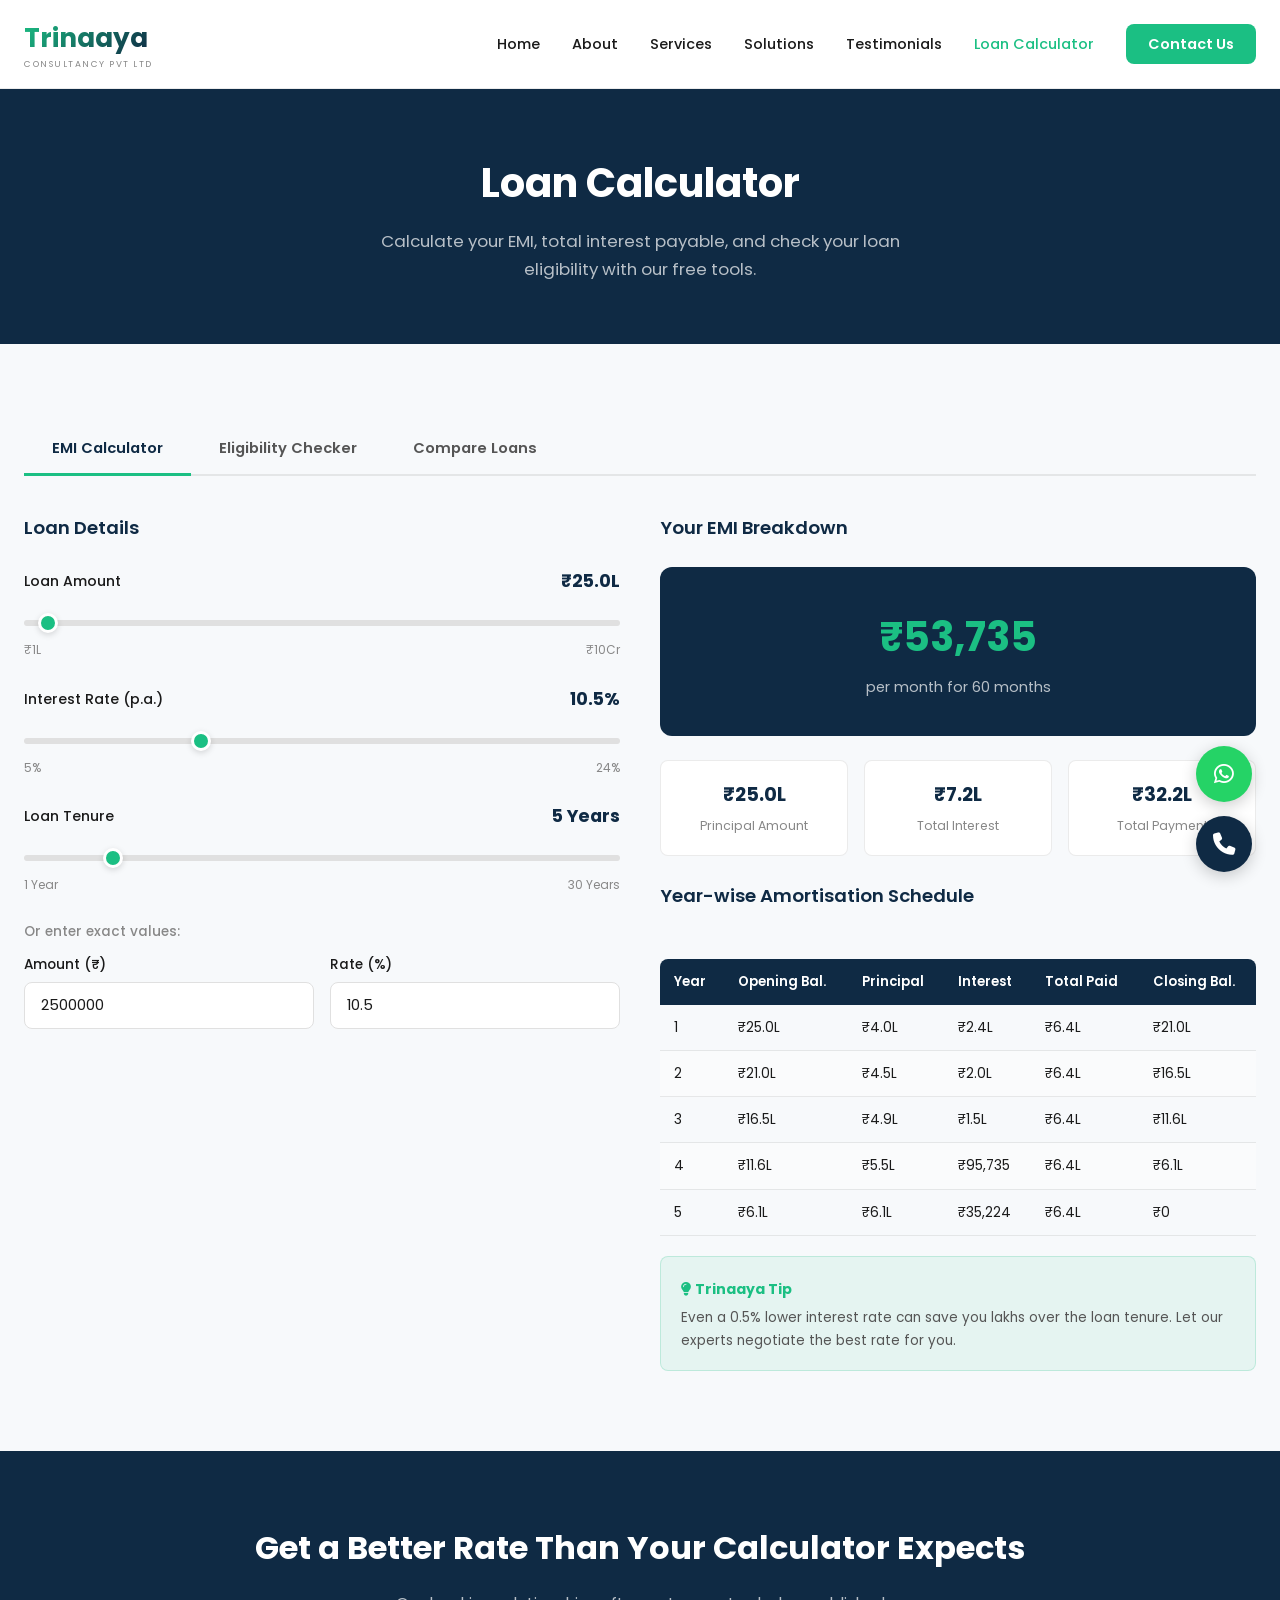
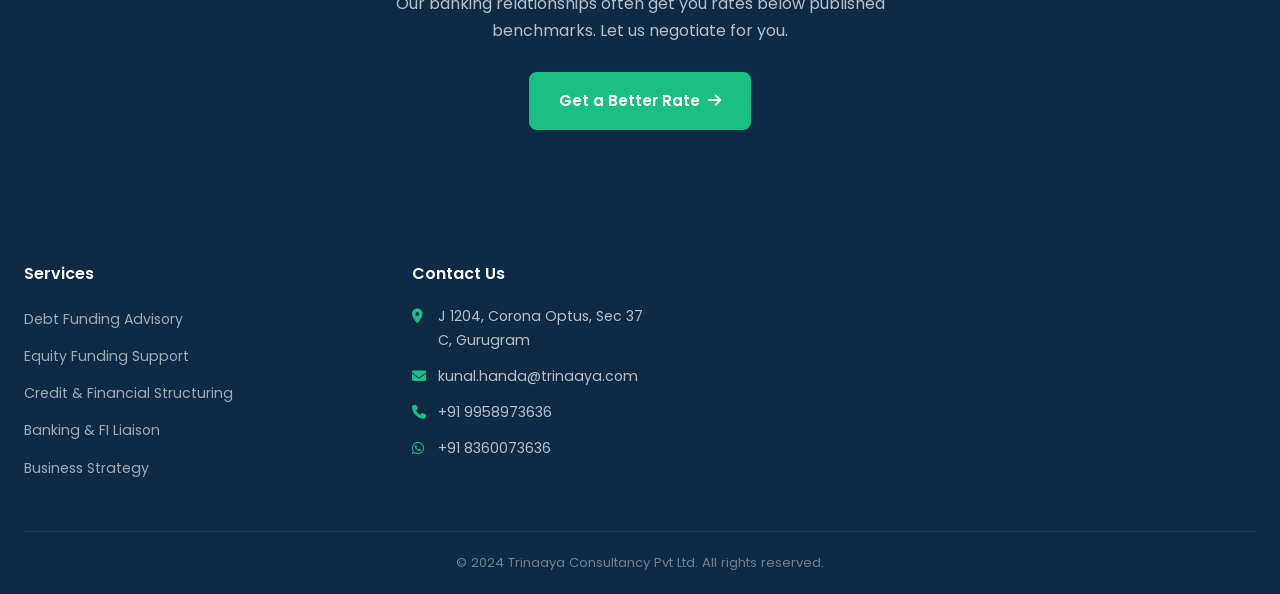
<file: frontend/public/tools.html>
<!DOCTYPE html>
<html lang="en">
<head>
  <meta charset="UTF-8">
  <meta name="viewport" content="width=device-width, initial-scale=1.0">
  <title>Loan Calculator &amp; Tools | Trinaaya Consultancy</title>
  <meta name="description" content="Calculate your EMI, check loan eligibility, and compare loan offers with Trinaaya's free financial tools.">
  <link href="https://fonts.googleapis.com/css2?family=Poppins:wght@300;400;500;600;700&display=swap" rel="stylesheet">
  <link rel="stylesheet" href="https://cdnjs.cloudflare.com/ajax/libs/font-awesome/6.5.1/css/all.min.css">
  <link rel="stylesheet" href="css/styles.css">
</head>
<body>

  <!-- Header -->
  <header class="header">
    <div class="container">
      <a href="index.html" class="logo"><div><span class="logo-text">Trinaaya</span><span class="logo-tag">Consultancy Pvt Ltd</span></div></a>
      <nav class="nav">
        <ul class="nav-list">
          <li><a href="index.html">Home</a></li>
          <li><a href="about.html">About</a></li>
          <li><a href="services.html">Services</a></li>
          <li><a href="solutions.html">Solutions</a></li>
          <li><a href="testimonials.html">Testimonials</a></li>
          <li><a href="tools.html" class="active">Loan Calculator</a></li>
          <li><a href="contact.html" class="btn-contact">Contact Us</a></li>
        </ul>
        <button class="mobile-toggle"><span></span><span></span><span></span></button>
      </nav>
    </div>
    <div class="mobile-menu">
      <a href="index.html">Home</a><a href="about.html">About</a><a href="services.html">Services</a>
      <a href="solutions.html">Solutions</a><a href="testimonials.html">Testimonials</a><a href="tools.html">Loan Calculator</a><a href="contact.html">Contact Us</a>
    </div>
  </header>

  <!-- Page Hero -->
  <section class="page-hero" data-testid="tools-hero">
    <div class="container">
      <h1>Loan Calculator</h1>
      <p>Calculate your EMI, total interest payable, and check your loan eligibility with our free tools.</p>
    </div>
  </section>

  <!-- Tools Section -->
  <section class="section" data-testid="tools-section">
    <div class="container">
      <!-- Calculator Tabs -->
      <div class="calculator-tabs">
        <button class="calc-tab active" data-calc="panel-emi" data-testid="emi-tab">EMI Calculator</button>
        <button class="calc-tab" data-calc="panel-eligibility" data-testid="eligibility-tab">Eligibility Checker</button>
        <button class="calc-tab" data-calc="panel-compare" data-testid="compare-tab">Compare Loans</button>
      </div>

      <!-- EMI Calculator Panel -->
      <div class="calc-panel active" id="panel-emi" data-testid="emi-panel">
        <div class="calculator-grid">
          <div class="calc-inputs">
            <h3 class="calc-section-title">Loan Details</h3>

            <div class="slider-group">
              <div class="slider-header">
                <label>Loan Amount</label>
                <span class="slider-value" id="amountDisplay">₹25.0L</span>
              </div>
              <input type="range" class="slider-range" id="loanAmount" min="100000" max="100000000" step="100000" value="2500000">
              <div class="slider-labels"><span>₹1L</span><span>₹10Cr</span></div>
            </div>

            <div class="slider-group">
              <div class="slider-header">
                <label>Interest Rate (p.a.)</label>
                <span class="slider-value" id="rateDisplay">10.5%</span>
              </div>
              <input type="range" class="slider-range" id="interestRate" min="5" max="24" step="0.1" value="10.5">
              <div class="slider-labels"><span>5%</span><span>24%</span></div>
            </div>

            <div class="slider-group">
              <div class="slider-header">
                <label>Loan Tenure</label>
                <span class="slider-value" id="tenureDisplay">5 Years</span>
              </div>
              <input type="range" class="slider-range" id="loanTenure" min="1" max="30" step="1" value="5">
              <div class="slider-labels"><span>1 Year</span><span>30 Years</span></div>
            </div>

            <div style="margin-top:24px;">
              <p style="font-size:0.85rem;color:var(--text-lighter);margin-bottom:10px;font-weight:500;">Or enter exact values:</p>
              <div class="form-row">
                <div class="form-group">
                  <label for="amountInput">Amount (₹)</label>
                  <input type="number" id="amountInput" value="2500000">
                </div>
                <div class="form-group">
                  <label for="rateInput">Rate (%)</label>
                  <input type="number" id="rateInput" value="10.5" step="0.1">
                </div>
              </div>
            </div>
          </div>

          <div class="calc-outputs">
            <h3 class="calc-section-title">Your EMI Breakdown</h3>
            <div class="emi-result">
              <div class="emi-amount" id="emiAmount">₹53,735</div>
              <div class="emi-label" id="emiMonths">per month for 60 months</div>
            </div>
            <div class="emi-breakdown">
              <div class="emi-stat">
                <div class="value" id="principalAmount">₹25.0L</div>
                <div class="label">Principal Amount</div>
              </div>
              <div class="emi-stat">
                <div class="value" id="totalInterest">₹7.2L</div>
                <div class="label">Total Interest</div>
              </div>
              <div class="emi-stat">
                <div class="value" id="totalPayment">₹32.2L</div>
                <div class="label">Total Payment</div>
              </div>
            </div>

            <h3 class="calc-section-title" style="margin-top:24px;">Year-wise Amortisation Schedule</h3>
            <div style="overflow-x:auto;">
              <table class="amort-table" data-testid="amort-table">
                <thead>
                  <tr><th>Year</th><th>Opening Bal.</th><th>Principal</th><th>Interest</th><th>Total Paid</th><th>Closing Bal.</th></tr>
                </thead>
                <tbody id="amortBody"></tbody>
              </table>
            </div>

            <div class="tip-box">
              <strong><i class="fas fa-lightbulb"></i> Trinaaya Tip</strong>
              <p>Even a 0.5% lower interest rate can save you lakhs over the loan tenure. Let our experts negotiate the best rate for you.</p>
            </div>
          </div>
        </div>
      </div>

      <!-- Eligibility Checker Panel -->
      <div class="calc-panel" id="panel-eligibility" data-testid="eligibility-panel">
        <div class="eligibility-intro">
          <div>
            <h2 class="section-title" style="font-size:1.75rem;">Know Before <span class="accent">You Apply</span></h2>
            <p style="color:var(--text-light);margin-top:12px;">Answer a few quick questions to get an instant assessment of your loan eligibility. No credit check required.</p>
            <div class="eligibility-features" style="margin-top:24px;">
              <div class="eligibility-feature"><i class="fas fa-check-circle"></i><span>No Credit Score Check</span></div>
              <div class="eligibility-feature"><i class="fas fa-check-circle"></i><span>Honest Assessment</span></div>
              <div class="eligibility-feature"><i class="fas fa-check-circle"></i><span>Immediate Next Steps</span></div>
            </div>
          </div>
          <div>
            <form id="eligibilityForm">
              <!-- Step 1 -->
              <div class="eligibility-step" style="display:block;">
                <div class="step-label">Step 1 of 4</div>
                <h3>What best describes you?</h3>
                <div class="radio-group">
                  <label class="radio-option"><input type="radio" name="profession" value="Salaried Employee"> Salaried Employee</label>
                  <label class="radio-option"><input type="radio" name="profession" value="Self-Employed / Business Owner"> Self-Employed / Business Owner</label>
                  <label class="radio-option"><input type="radio" name="profession" value="Startup Founder"> Startup Founder</label>
                  <label class="radio-option"><input type="radio" name="profession" value="Professional (Doctor, CA, Lawyer)"> Professional (Doctor, CA, Lawyer)</label>
                </div>
                <button type="button" class="btn btn-primary eligibility-next" data-testid="eligibility-next-1">Continue <i class="fas fa-arrow-right"></i></button>
              </div>
              <!-- Step 2 -->
              <div class="eligibility-step" style="display:none;">
                <div class="step-label">Step 2 of 4</div>
                <h3>What is your approximate monthly income?</h3>
                <div class="radio-group">
                  <label class="radio-option"><input type="radio" name="income" value="Below ₹50,000"> Below ₹50,000</label>
                  <label class="radio-option"><input type="radio" name="income" value="₹50,000 - ₹1 Lakh"> ₹50,000 - ₹1 Lakh</label>
                  <label class="radio-option"><input type="radio" name="income" value="₹1 Lakh - ₹3 Lakhs"> ₹1 Lakh - ₹3 Lakhs</label>
                  <label class="radio-option"><input type="radio" name="income" value="Above ₹3 Lakhs"> Above ₹3 Lakhs</label>
                </div>
                <button type="button" class="btn btn-primary eligibility-next">Continue <i class="fas fa-arrow-right"></i></button>
              </div>
              <!-- Step 3 -->
              <div class="eligibility-step" style="display:none;">
                <div class="step-label">Step 3 of 4</div>
                <h3>What type of loan are you looking for?</h3>
                <div class="radio-group">
                  <label class="radio-option"><input type="radio" name="loan_type" value="Home Loan"> Home Loan</label>
                  <label class="radio-option"><input type="radio" name="loan_type" value="Business Loan"> Business Loan</label>
                  <label class="radio-option"><input type="radio" name="loan_type" value="Personal Loan"> Personal Loan</label>
                  <label class="radio-option"><input type="radio" name="loan_type" value="Loan Against Property"> Loan Against Property</label>
                  <label class="radio-option"><input type="radio" name="loan_type" value="Other"> Other</label>
                </div>
                <button type="button" class="btn btn-primary eligibility-next">Continue <i class="fas fa-arrow-right"></i></button>
              </div>
              <!-- Step 4 -->
              <div class="eligibility-step" style="display:none;">
                <div class="step-label">Step 4 of 4</div>
                <h3>Do you have existing loans or EMIs?</h3>
                <div class="radio-group">
                  <label class="radio-option"><input type="radio" name="existing_loans" value="No existing loans"> No existing loans</label>
                  <label class="radio-option"><input type="radio" name="existing_loans" value="1-2 existing loans"> 1-2 existing loans</label>
                  <label class="radio-option"><input type="radio" name="existing_loans" value="3+ existing loans"> 3+ existing loans</label>
                </div>
                <button type="button" class="btn btn-primary eligibility-next" data-testid="eligibility-submit">Get My Assessment <i class="fas fa-arrow-right"></i></button>
              </div>
              <!-- Result -->
              <div id="eligibilityResult" style="display:none;"></div>
            </form>
          </div>
        </div>
      </div>

      <!-- Compare Loans Panel -->
      <div class="calc-panel" id="panel-compare" data-testid="compare-panel">
        <div class="text-center" style="margin-bottom:36px;">
          <h2 class="section-title" style="font-size:1.75rem;">Compare Loan <span class="accent">Offers</span></h2>
          <p class="section-subtitle mx-auto">Enter details for two loan options to see which one saves you more money.</p>
        </div>
        <div class="comparison-grid">
          <div class="compare-card">
            <h4>Option A</h4>
            <div class="form-group"><label>Lender / Bank Name</label><input type="text" id="bankA" value="Bank A" placeholder="e.g., HDFC Bank"></div>
            <div class="form-group"><label>Loan Amount (₹)</label><input type="number" id="amountA" value="2500000"></div>
            <div class="form-group"><label>Interest Rate (%)</label><input type="number" id="rateA" value="11" step="0.1"></div>
            <div class="form-group"><label>Tenure (Years)</label><input type="number" id="tenureA" value="5"></div>
            <div class="form-group"><label>Processing Fee (₹)</label><input type="number" id="feeA" value="15000"></div>
          </div>
          <div class="compare-card">
            <h4>Option B</h4>
            <div class="form-group"><label>Lender / Bank Name</label><input type="text" id="bankB" value="Bank B" placeholder="e.g., SBI"></div>
            <div class="form-group"><label>Loan Amount (₹)</label><input type="number" id="amountB" value="2500000"></div>
            <div class="form-group"><label>Interest Rate (%)</label><input type="number" id="rateB" value="9.5" step="0.1"></div>
            <div class="form-group"><label>Tenure (Years)</label><input type="number" id="tenureB" value="5"></div>
            <div class="form-group"><label>Processing Fee (₹)</label><input type="number" id="feeB" value="10000"></div>
          </div>
        </div>
        <div class="text-center" style="margin-top:24px;">
          <button class="btn btn-primary" id="compareBtn" data-testid="compare-btn">Compare Now <i class="fas fa-arrow-right"></i></button>
        </div>
        <div class="compare-result" id="compareResult" data-testid="compare-result"></div>
      </div>

    </div>
  </section>

  <!-- CTA Banner -->
  <section class="cta-section" data-testid="tools-cta">
    <div class="container">
      <h2>Get a Better Rate Than Your Calculator Expects</h2>
      <p>Our banking relationships often get you rates below published benchmarks. Let us negotiate for you.</p>
      <a href="contact.html" class="btn btn-primary">Get a Better Rate <i class="fas fa-arrow-right"></i></a>
    </div>
  </section>

  <!-- Footer -->
  <footer class="footer">
    <div class="container">
      <div class="footer-grid">
        <div class="footer-col"><h4>Services</h4><ul><li><a href="services.html#debt-funding">Debt Funding Advisory</a></li><li><a href="services.html#equity-funding">Equity Funding Support</a></li><li><a href="services.html#credit-structuring">Credit &amp; Financial Structuring</a></li><li><a href="services.html#banking-liaison">Banking &amp; FI Liaison</a></li><li><a href="services.html#business-strategy">Business Strategy</a></li></ul></div>
        <div class="footer-col"><h4>Contact Us</h4><div class="footer-contact-item"><i class="fas fa-map-marker-alt"></i><span>J 1204, Corona Optus, Sec 37 C, Gurugram</span></div><div class="footer-contact-item"><i class="fas fa-envelope"></i><a href="mailto:kunal.handa@trinaaya.com">kunal.handa@trinaaya.com</a></div><div class="footer-contact-item"><i class="fas fa-phone"></i><a href="tel:+919958973636">+91 9958973636</a></div><div class="footer-contact-item"><i class="fab fa-whatsapp"></i><a href="https://wa.me/918360073636" target="_blank">+91 8360073636</a></div></div>
      </div>
      <div class="footer-bottom"><p>&copy; 2024 Trinaaya Consultancy Pvt Ltd. All rights reserved.</p></div>
    </div>
  </footer>

  <div class="floating-buttons">
    <a href="https://wa.me/918360073636" target="_blank" class="float-btn whatsapp" aria-label="WhatsApp"><i class="fab fa-whatsapp"></i></a>
    <a href="tel:+919958973636" class="float-btn phone" aria-label="Call Us"><i class="fas fa-phone"></i></a>
  </div>

  <script src="js/main.js"></script>
  <script src="js/calculator.js"></script>
</body>
</html>
</file>
<file: frontend/public/css/styles.css>
/* ================================================
   TRINAAYA CONSULTANCY - Main Stylesheet
   Colors: Navy #0f2a44 | Teal #1bbf83 | BG #f7f9fb
   Font: Poppins (Google Fonts)
   ================================================ */

/* --- CSS Variables --- */
:root {
  --primary: #0f2a44;
  --primary-light: #163a5c;
  --secondary: #1bbf83;
  --secondary-dark: #17a572;
  --bg: #f7f9fb;
  --white: #ffffff;
  --text: #1a1a1a;
  --text-light: #555;
  --text-lighter: #888;
  --border: rgba(0,0,0,0.08);
  --shadow: 0 2px 20px rgba(0,0,0,0.07);
  --shadow-hover: 0 8px 32px rgba(0,0,0,0.12);
  --radius: 12px;
  --radius-sm: 8px;
  --transition: all 0.3s ease;
  --max-width: 1280px;
}

/* --- Reset & Base --- */
*, *::before, *::after { box-sizing: border-box; margin: 0; padding: 0; }
html { scroll-behavior: smooth; font-size: 16px; }
body {
  font-family: 'Poppins', sans-serif;
  color: var(--text);
  background: var(--bg);
  line-height: 1.7;
  -webkit-font-smoothing: antialiased;
}
img { max-width: 100%; height: auto; display: block; }
a { text-decoration: none; color: inherit; transition: var(--transition); }
ul { list-style: none; }
button { cursor: pointer; border: none; font-family: inherit; }
input, select, textarea { font-family: inherit; }

/* --- Container --- */
.container {
  max-width: var(--max-width);
  margin: 0 auto;
  padding: 0 24px;
}

/* --- Section Spacing --- */
.section { padding: 80px 0; }
.section-sm { padding: 50px 0; }
.section-title {
  font-size: 2.25rem;
  font-weight: 700;
  color: var(--primary);
  margin-bottom: 12px;
  line-height: 1.3;
}
.section-title .accent { color: var(--secondary); }
.section-subtitle {
  font-size: 1.05rem;
  color: var(--text-light);
  max-width: 640px;
  font-weight: 400;
  line-height: 1.7;
}
.text-center { text-align: center; }
.mx-auto { margin-left: auto; margin-right: auto; }

/* --- Buttons --- */
.btn {
  display: inline-flex;
  align-items: center;
  gap: 8px;
  padding: 14px 28px;
  border-radius: var(--radius-sm);
  font-weight: 600;
  font-size: 0.95rem;
  transition: var(--transition);
  border: 2px solid transparent;
}
.btn-primary {
  background: var(--secondary);
  color: var(--white);
  border-color: var(--secondary);
}
.btn-primary:hover {
  background: var(--secondary-dark);
  transform: translateY(-2px);
  box-shadow: 0 6px 20px rgba(27,191,131,0.3);
}
.btn-outline {
  background: transparent;
  color: var(--white);
  border-color: rgba(255,255,255,0.4);
}
.btn-outline:hover {
  background: rgba(255,255,255,0.1);
  border-color: var(--white);
}
.btn-dark {
  background: var(--primary);
  color: var(--white);
  border-color: var(--primary);
}
.btn-dark:hover {
  background: var(--primary-light);
  transform: translateY(-2px);
  box-shadow: 0 6px 20px rgba(15,42,68,0.3);
}
.btn-outline-dark {
  background: transparent;
  color: var(--primary);
  border-color: var(--primary);
}
.btn-outline-dark:hover {
  background: var(--primary);
  color: var(--white);
}
.btn-whatsapp {
  background: #25D366;
  color: var(--white);
  border-color: #25D366;
}
.btn-whatsapp:hover {
  background: #1ebe5d;
  transform: translateY(-2px);
  box-shadow: 0 6px 20px rgba(37,211,102,0.3);
}

/* ==================== HEADER ==================== */
.header {
  background: var(--white);
  border-bottom: 1px solid var(--border);
  position: relative;
  z-index: 100;
}
.header .container {
  display: flex;
  align-items: center;
  justify-content: space-between;
  padding-top: 16px;
  padding-bottom: 16px;
}
.logo {
  display: flex;
  align-items: center;
  gap: 4px;
}
.logo-text {
  font-size: 1.65rem;
  font-weight: 700;
  background: linear-gradient(135deg, #1bbf83, #0f2a44);
  -webkit-background-clip: text;
  -webkit-text-fill-color: transparent;
  background-clip: text;
}
.logo-tag {
  font-size: 0.55rem;
  color: var(--text-lighter);
  letter-spacing: 1.5px;
  text-transform: uppercase;
  display: block;
  margin-top: -4px;
}
.nav-list {
  display: flex;
  align-items: center;
  gap: 32px;
}
.nav-list a {
  font-size: 0.9rem;
  font-weight: 500;
  color: var(--text);
  position: relative;
}
.nav-list a:hover { color: var(--secondary); }
.nav-list a.active { color: var(--secondary); }
.nav-list a.btn-contact {
  background: var(--secondary);
  color: var(--white);
  padding: 10px 22px;
  border-radius: var(--radius-sm);
  font-weight: 600;
}
.nav-list a.btn-contact:hover {
  background: var(--secondary-dark);
  transform: translateY(-1px);
}
.mobile-toggle {
  display: none;
  flex-direction: column;
  gap: 5px;
  background: none;
  padding: 4px;
}
.mobile-toggle span {
  width: 24px;
  height: 2.5px;
  background: var(--primary);
  border-radius: 2px;
  transition: var(--transition);
}
.mobile-menu {
  display: none;
  position: absolute;
  top: 100%;
  left: 0;
  right: 0;
  background: var(--white);
  border-bottom: 1px solid var(--border);
  box-shadow: var(--shadow);
  padding: 20px 24px;
  z-index: 99;
}
.mobile-menu.open { display: block; }
.mobile-menu a {
  display: block;
  padding: 12px 0;
  font-size: 1rem;
  font-weight: 500;
  color: var(--text);
  border-bottom: 1px solid var(--border);
}
.mobile-menu a:last-child { border-bottom: none; }
.mobile-menu a:hover { color: var(--secondary); }

/* ==================== HERO ==================== */
.hero {
  background: linear-gradient(135deg, rgba(15,42,68,0.92), rgba(15,42,68,0.85)),
              url('https://images.unsplash.com/photo-1664575602276-acd073f104c1?auto=format&fit=crop&w=1920&q=80');
  background-size: cover;
  background-position: center;
  padding: 100px 0 80px;
  min-height: 520px;
  display: flex;
  align-items: center;
}
.hero .container { width: 100%; }
.hero-content { max-width: 680px; margin-left: 0; }
.hero-badge {
  display: inline-flex;
  align-items: center;
  gap: 8px;
  background: rgba(27,191,131,0.15);
  color: var(--secondary);
  padding: 6px 16px;
  border-radius: 20px;
  font-size: 0.8rem;
  font-weight: 600;
  letter-spacing: 0.5px;
  margin-bottom: 24px;
}
.hero-badge i { font-size: 0.5rem; }
.hero h1 {
  font-size: 3rem;
  font-weight: 700;
  color: var(--white);
  line-height: 1.2;
  margin-bottom: 20px;
}
.hero h1 .accent { color: var(--secondary); }
.hero p {
  color: rgba(255,255,255,0.8);
  font-size: 1.1rem;
  line-height: 1.7;
  margin-bottom: 32px;
  max-width: 560px;
}
.hero-btns { display: flex; gap: 14px; flex-wrap: wrap; }

/* ==================== STATS BAR ==================== */
.stats-bar {
  background: var(--primary);
  padding: 40px 0;
}
.stats-grid {
  display: grid;
  grid-template-columns: repeat(4, 1fr);
  gap: 24px;
  text-align: center;
}
.stat-item h3 {
  font-size: 2.25rem;
  font-weight: 700;
  color: var(--secondary);
  margin-bottom: 4px;
}
.stat-item p {
  color: rgba(255,255,255,0.7);
  font-size: 0.9rem;
  font-weight: 400;
}

/* ==================== TRUSTED PARTNERS ==================== */
.partners {
  background: var(--white);
  padding: 40px 0;
  border-bottom: 1px solid var(--border);
  overflow: hidden;
}
.partners-label {
  text-align: center;
  font-size: 0.75rem;
  font-weight: 600;
  color: var(--text-lighter);
  letter-spacing: 2px;
  text-transform: uppercase;
  margin-bottom: 24px;
}
.partners-slider {
  overflow: hidden;
  position: relative;
  width: 100%;
}
.partners-slider::before,
.partners-slider::after {
  content: '';
  position: absolute;
  top: 0;
  width: 80px;
  height: 100%;
  z-index: 2;
  pointer-events: none;
}
.partners-slider::before {
  left: 0;
  background: linear-gradient(to right, var(--white), transparent);
}
.partners-slider::after {
  right: 0;
  background: linear-gradient(to left, var(--white), transparent);
}
.partners-track {
  display: flex;
  align-items: center;
  gap: 56px;
  animation: scroll-logos 20s linear infinite;
  width: max-content;
}
.partners-track:hover { animation-play-state: paused; }
@keyframes scroll-logos {
  0% { transform: translateX(0); }
  100% { transform: translateX(-50%); }
}
.partner-logo {
  height: 38px;
  width: auto;
  max-width: 120px;
  object-fit: contain;
  opacity: 0.7;
  transition: var(--transition);
  filter: grayscale(30%);
  flex-shrink: 0;
}
.partner-logo:hover { opacity: 1; filter: grayscale(0%); }

/* ==================== SERVICE CARDS ==================== */
.services-grid {
  display: grid;
  grid-template-columns: repeat(auto-fit, minmax(280px, 1fr));
  gap: 28px;
  margin-top: 48px;
}
.service-card {
  background: var(--white);
  border: 1px solid var(--border);
  border-radius: var(--radius);
  padding: 36px 28px;
  transition: var(--transition);
}
.service-card:hover {
  transform: translateY(-4px);
  box-shadow: var(--shadow-hover);
  border-color: transparent;
}
.service-icon {
  width: 56px;
  height: 56px;
  background: rgba(27,191,131,0.1);
  border-radius: 12px;
  display: flex;
  align-items: center;
  justify-content: center;
  margin-bottom: 20px;
}
.service-icon i {
  font-size: 1.4rem;
  color: var(--secondary);
}
.service-card h3 {
  font-size: 1.2rem;
  font-weight: 600;
  color: var(--primary);
  margin-bottom: 10px;
}
.service-card p {
  font-size: 0.92rem;
  color: var(--text-light);
  margin-bottom: 18px;
  line-height: 1.7;
}
.service-link {
  font-size: 0.9rem;
  font-weight: 600;
  color: var(--secondary);
  display: inline-flex;
  align-items: center;
  gap: 6px;
}
.service-link:hover { gap: 10px; }

/* ==================== WHY SECTION ==================== */
.why-grid {
  display: grid;
  grid-template-columns: 1fr 1fr;
  gap: 60px;
  align-items: center;
  margin-top: 48px;
}
.why-image img {
  border-radius: var(--radius);
  width: 100%;
  height: 420px;
  object-fit: cover;
}
.why-points { display: flex; flex-direction: column; gap: 24px; }
.why-point {
  display: flex;
  gap: 16px;
  align-items: flex-start;
}
.why-point-icon {
  width: 40px;
  height: 40px;
  min-width: 40px;
  background: rgba(27,191,131,0.12);
  border-radius: 50%;
  display: flex;
  align-items: center;
  justify-content: center;
  margin-top: 2px;
}
.why-point-icon i { color: var(--secondary); font-size: 0.9rem; }
.why-point h4 {
  font-size: 1.05rem;
  font-weight: 600;
  color: var(--primary);
  margin-bottom: 4px;
}
.why-point p {
  font-size: 0.9rem;
  color: var(--text-light);
}

/* ==================== PROCESS TIMELINE ==================== */
.process-grid {
  display: grid;
  grid-template-columns: repeat(4, 1fr);
  gap: 24px;
  margin-top: 48px;
  position: relative;
}
.process-grid::before {
  content: '';
  position: absolute;
  top: 32px;
  left: 10%;
  right: 10%;
  height: 2px;
  background: var(--secondary);
  opacity: 0.3;
  z-index: 0;
}
.process-step {
  text-align: center;
  position: relative;
  z-index: 1;
}
.step-number {
  width: 64px;
  height: 64px;
  background: var(--primary);
  color: var(--white);
  border-radius: 50%;
  display: flex;
  align-items: center;
  justify-content: center;
  font-size: 1.1rem;
  font-weight: 700;
  margin: 0 auto 18px;
  border: 3px solid var(--secondary);
}
.process-step h4 {
  font-size: 1.05rem;
  font-weight: 600;
  color: var(--primary);
  margin-bottom: 8px;
}
.process-step p {
  font-size: 0.85rem;
  color: var(--text-light);
  line-height: 1.6;
}

/* ==================== TESTIMONIALS ==================== */
.testimonials-grid {
  display: grid;
  grid-template-columns: repeat(auto-fit, minmax(320px, 1fr));
  gap: 28px;
  margin-top: 48px;
}
.testimonial-card {
  background: var(--white);
  border: 1px solid var(--border);
  border-radius: var(--radius);
  padding: 32px 28px;
  transition: var(--transition);
}
.testimonial-card:hover {
  box-shadow: var(--shadow-hover);
  transform: translateY(-2px);
}
.testimonial-stars {
  color: #f5a623;
  font-size: 0.9rem;
  margin-bottom: 16px;
  display: flex;
  gap: 2px;
}
.testimonial-card blockquote {
  font-size: 0.95rem;
  color: var(--text-light);
  line-height: 1.7;
  margin-bottom: 20px;
  font-style: italic;
}
.testimonial-author {
  display: flex;
  align-items: center;
  gap: 14px;
}
.testimonial-avatar {
  width: 48px;
  height: 48px;
  border-radius: 50%;
  object-fit: cover;
  border: 2px solid var(--border);
}
.testimonial-name {
  font-size: 0.95rem;
  font-weight: 600;
  color: var(--primary);
}
.testimonial-role {
  font-size: 0.8rem;
  color: var(--text-lighter);
}

/* ==================== LEAD FORM SECTION ==================== */
.form-section {
  background: linear-gradient(135deg, #0f2a44, #134e3a);
  padding: 80px 0;
}
.form-wrapper {
  display: grid;
  grid-template-columns: 1fr 1.1fr;
  gap: 60px;
  align-items: center;
}
.form-text h2 {
  font-size: 2rem;
  font-weight: 700;
  color: var(--white);
  margin-bottom: 14px;
}
.form-text p {
  color: rgba(255,255,255,0.7);
  font-size: 1rem;
  line-height: 1.7;
}
.form-card {
  background: var(--white);
  border-radius: var(--radius);
  padding: 40px 32px;
  box-shadow: 0 10px 40px rgba(0,0,0,0.15);
}
.form-group {
  margin-bottom: 18px;
}
.form-group label {
  display: block;
  font-size: 0.85rem;
  font-weight: 500;
  color: var(--text);
  margin-bottom: 6px;
}
.form-group input,
.form-group select,
.form-group textarea {
  width: 100%;
  padding: 12px 16px;
  border: 1.5px solid #e0e0e0;
  border-radius: var(--radius-sm);
  font-size: 0.92rem;
  color: var(--text);
  background: var(--white);
  transition: var(--transition);
  outline: none;
}
.form-group input:focus,
.form-group select:focus,
.form-group textarea:focus {
  border-color: var(--secondary);
  box-shadow: 0 0 0 3px rgba(27,191,131,0.1);
}
.form-group textarea { resize: vertical; min-height: 100px; }
.form-row {
  display: grid;
  grid-template-columns: 1fr 1fr;
  gap: 16px;
}
.form-card .btn { width: 100%; justify-content: center; }

/* ==================== CTA SECTION ==================== */
.cta-section {
  background: var(--primary);
  padding: 70px 0;
  text-align: center;
}
.cta-section h2 {
  font-size: 2rem;
  font-weight: 700;
  color: var(--white);
  margin-bottom: 14px;
}
.cta-section p {
  color: rgba(255,255,255,0.7);
  font-size: 1rem;
  margin-bottom: 28px;
  max-width: 560px;
  margin-left: auto;
  margin-right: auto;
}

/* ==================== FOOTER ==================== */
.footer {
  background: var(--primary);
  padding: 60px 0 0;
  color: rgba(255,255,255,0.7);
}
.footer-grid {
  display: grid;
  grid-template-columns: 1.5fr 1fr 1fr 1.3fr;
  gap: 40px;
  padding-bottom: 40px;
  border-bottom: 1px solid rgba(255,255,255,0.1);
}
.footer-logo {
  font-size: 1.5rem;
  font-weight: 700;
  background: linear-gradient(135deg, #1bbf83, #4dd9a6);
  -webkit-background-clip: text;
  -webkit-text-fill-color: transparent;
  background-clip: text;
  display: inline-block;
  margin-bottom: 14px;
}
.footer-col p {
  font-size: 0.88rem;
  line-height: 1.7;
}
.footer-col h4 {
  color: var(--white);
  font-size: 1rem;
  font-weight: 600;
  margin-bottom: 18px;
}
.footer-col ul li { margin-bottom: 10px; }
.footer-col ul a {
  font-size: 0.88rem;
  color: rgba(255,255,255,0.6);
}
.footer-col ul a:hover { color: var(--secondary); }
.footer-contact-item {
  display: flex;
  gap: 10px;
  align-items: flex-start;
  margin-bottom: 12px;
  font-size: 0.88rem;
}
.footer-contact-item i {
  color: var(--secondary);
  margin-top: 4px;
  min-width: 16px;
}
.footer-social {
  display: flex;
  gap: 12px;
  margin-top: 18px;
}
.footer-social a {
  width: 36px;
  height: 36px;
  border-radius: 50%;
  background: rgba(255,255,255,0.08);
  display: flex;
  align-items: center;
  justify-content: center;
  color: rgba(255,255,255,0.6);
  transition: var(--transition);
}
.footer-social a:hover {
  background: var(--secondary);
  color: var(--white);
}
.footer-bottom {
  text-align: center;
  padding: 20px 0;
  font-size: 0.82rem;
  color: rgba(255,255,255,0.4);
}

/* ==================== FLOATING BUTTONS ==================== */
.floating-buttons {
  position: fixed;
  bottom: 28px;
  right: 28px;
  display: flex;
  flex-direction: column;
  gap: 14px;
  z-index: 999;
}
.float-btn {
  width: 56px;
  height: 56px;
  border-radius: 50%;
  display: flex;
  align-items: center;
  justify-content: center;
  color: var(--white);
  font-size: 1.4rem;
  box-shadow: 0 4px 16px rgba(0,0,0,0.2);
  transition: var(--transition);
  text-decoration: none;
}
.float-btn:hover { transform: scale(1.1); }
.float-btn.whatsapp { background: #25D366; }
.float-btn.phone { background: var(--primary); }
/* pulse animation removed per user request */

/* ==================== PAGE HERO (Inner Pages) ==================== */
.page-hero {
  background: var(--primary);
  padding: 60px 0;
  text-align: center;
}
.page-hero h1 {
  font-size: 2.5rem;
  font-weight: 700;
  color: var(--white);
  margin-bottom: 10px;
}
.page-hero p {
  color: rgba(255,255,255,0.7);
  font-size: 1.05rem;
  max-width: 560px;
  margin: 0 auto;
}

/* ==================== ABOUT PAGE ==================== */
.philosophy-grid {
  display: grid;
  grid-template-columns: 1fr 1fr;
  gap: 60px;
  align-items: center;
}
.philosophy-image img {
  border-radius: var(--radius);
  width: 100%;
  height: 380px;
  object-fit: cover;
}
.philosophy-content h2 {
  font-size: 1.85rem;
  font-weight: 700;
  color: var(--primary);
  margin-bottom: 16px;
}
.philosophy-content p {
  font-size: 0.95rem;
  color: var(--text-light);
  line-height: 1.8;
  margin-bottom: 12px;
}
.mission-vision-grid {
  display: grid;
  grid-template-columns: 1fr 1fr;
  gap: 28px;
  margin-top: 48px;
}
.mv-card {
  background: var(--white);
  border: 1px solid var(--border);
  border-radius: var(--radius);
  padding: 36px 28px;
  transition: var(--transition);
}
.mv-card:hover {
  box-shadow: var(--shadow-hover);
  transform: translateY(-3px);
}
.mv-card h3 {
  font-size: 1.3rem;
  font-weight: 600;
  color: var(--primary);
  margin-bottom: 12px;
  display: flex;
  align-items: center;
  gap: 10px;
}
.mv-card h3 i { color: var(--secondary); }
.mv-card p {
  font-size: 0.92rem;
  color: var(--text-light);
  line-height: 1.7;
}
.values-grid {
  display: grid;
  grid-template-columns: repeat(3, 1fr);
  gap: 24px;
  margin-top: 48px;
}
.value-card {
  background: var(--white);
  border: 1px solid var(--border);
  border-radius: var(--radius);
  padding: 28px 24px;
  text-align: center;
  transition: var(--transition);
}
.value-card:hover {
  box-shadow: var(--shadow-hover);
  transform: translateY(-3px);
}
.value-icon {
  width: 52px;
  height: 52px;
  background: rgba(27,191,131,0.1);
  border-radius: 50%;
  display: flex;
  align-items: center;
  justify-content: center;
  margin: 0 auto 16px;
}
.value-icon i { color: var(--secondary); font-size: 1.2rem; }
.value-card h4 {
  font-size: 1rem;
  font-weight: 600;
  color: var(--primary);
  margin-bottom: 8px;
}
.value-card p {
  font-size: 0.85rem;
  color: var(--text-light);
}
.expertise-grid {
  display: grid;
  grid-template-columns: repeat(auto-fit, minmax(260px, 1fr));
  gap: 24px;
  margin-top: 48px;
}
.expertise-card {
  background: var(--white);
  border: 1px solid var(--border);
  border-radius: var(--radius);
  padding: 32px 24px;
  transition: var(--transition);
}
.expertise-card:hover {
  box-shadow: var(--shadow-hover);
  transform: translateY(-3px);
  border-color: transparent;
}
.expertise-card .service-icon { margin-bottom: 18px; }
.expertise-card h4 {
  font-size: 1.05rem;
  font-weight: 600;
  color: var(--primary);
  margin-bottom: 8px;
}
.expertise-card p {
  font-size: 0.88rem;
  color: var(--text-light);
  line-height: 1.7;
}

/* ==================== SERVICES DETAIL PAGE ==================== */
.service-detail {
  padding: 60px 0;
}
.service-detail:nth-child(even) { background: var(--white); }
.service-detail-grid {
  display: grid;
  grid-template-columns: 1fr 1fr;
  gap: 60px;
  align-items: center;
}
.service-detail:nth-child(even) .service-detail-grid {
  direction: rtl;
}
.service-detail:nth-child(even) .service-detail-grid > * {
  direction: ltr;
}
.service-detail-image img {
  border-radius: var(--radius);
  width: 100%;
  height: 360px;
  object-fit: cover;
}
.service-detail-label {
  font-size: 0.8rem;
  font-weight: 600;
  color: var(--secondary);
  letter-spacing: 1px;
  text-transform: uppercase;
  margin-bottom: 10px;
}
.service-detail-content h2 {
  font-size: 1.85rem;
  font-weight: 700;
  color: var(--primary);
  margin-bottom: 14px;
}
.service-detail-content p {
  font-size: 0.95rem;
  color: var(--text-light);
  line-height: 1.8;
  margin-bottom: 20px;
}
.service-features {
  list-style: none;
  margin-bottom: 24px;
}
.service-features li {
  display: flex;
  align-items: center;
  gap: 10px;
  padding: 8px 0;
  font-size: 0.92rem;
  color: var(--text);
}
.service-features li i {
  color: var(--secondary);
  font-size: 0.85rem;
}

/* ==================== SOLUTIONS PAGE (Tabs) ==================== */
.solutions-tabs {
  display: flex;
  justify-content: center;
  gap: 8px;
  margin-bottom: 48px;
  flex-wrap: wrap;
}
.tab-btn {
  padding: 12px 28px;
  border-radius: var(--radius-sm);
  font-size: 0.92rem;
  font-weight: 600;
  background: var(--white);
  color: var(--text);
  border: 1.5px solid var(--border);
  cursor: pointer;
  transition: var(--transition);
}
.tab-btn:hover { border-color: var(--secondary); color: var(--secondary); }
.tab-btn.active {
  background: var(--primary);
  color: var(--white);
  border-color: var(--primary);
}
.tab-panel { display: none; }
.tab-panel.active { display: block; }
.solutions-grid {
  display: grid;
  grid-template-columns: repeat(auto-fit, minmax(280px, 1fr));
  gap: 24px;
}
.solution-card {
  background: var(--white);
  border: 1px solid var(--border);
  border-radius: var(--radius);
  padding: 28px 24px;
  transition: var(--transition);
}
.solution-card:hover {
  box-shadow: var(--shadow-hover);
  transform: translateY(-3px);
}
.solution-card .service-icon { margin-bottom: 16px; }
.solution-card h4 {
  font-size: 1.05rem;
  font-weight: 600;
  color: var(--primary);
  margin-bottom: 8px;
}
.solution-card p {
  font-size: 0.88rem;
  color: var(--text-light);
  line-height: 1.7;
}
.readiness-section {
  background: var(--white);
  border-radius: var(--radius);
  border: 1px solid var(--border);
  padding: 48px 40px;
  margin-top: 48px;
}
.readiness-section h3 {
  font-size: 1.5rem;
  font-weight: 700;
  color: var(--primary);
  margin-bottom: 8px;
}
.readiness-section > p {
  color: var(--text-light);
  font-size: 0.95rem;
  margin-bottom: 28px;
}
.checklist {
  display: grid;
  grid-template-columns: 1fr 1fr;
  gap: 14px;
  margin-bottom: 28px;
}
.checklist-item {
  display: flex;
  align-items: center;
  gap: 10px;
  font-size: 0.92rem;
  color: var(--text);
}
.checklist-item i {
  color: var(--secondary);
  font-size: 1rem;
}

/* ==================== TOOLS PAGE ==================== */
.calculator-tabs {
  display: flex;
  gap: 0;
  margin-bottom: 36px;
  border-bottom: 2px solid var(--border);
}
.calc-tab {
  padding: 14px 28px;
  font-size: 0.92rem;
  font-weight: 600;
  color: var(--text-light);
  background: none;
  border: none;
  border-bottom: 3px solid transparent;
  margin-bottom: -2px;
  cursor: pointer;
  transition: var(--transition);
}
.calc-tab:hover { color: var(--primary); }
.calc-tab.active {
  color: var(--primary);
  border-bottom-color: var(--secondary);
}
.calc-panel { display: none; }
.calc-panel.active { display: block; }
.calculator-grid {
  display: grid;
  grid-template-columns: 1fr 1fr;
  gap: 40px;
}
.calc-inputs { }
.calc-outputs { }
.calc-section-title {
  font-size: 1.15rem;
  font-weight: 600;
  color: var(--primary);
  margin-bottom: 24px;
}
.slider-group {
  margin-bottom: 24px;
}
.slider-header {
  display: flex;
  justify-content: space-between;
  align-items: center;
  margin-bottom: 10px;
}
.slider-header label {
  font-size: 0.88rem;
  font-weight: 500;
  color: var(--text);
}
.slider-value {
  font-size: 1.1rem;
  font-weight: 700;
  color: var(--primary);
}
.slider-range {
  width: 100%;
  -webkit-appearance: none;
  appearance: none;
  height: 6px;
  background: #e0e0e0;
  border-radius: 3px;
  outline: none;
}
.slider-range::-webkit-slider-thumb {
  -webkit-appearance: none;
  appearance: none;
  width: 20px;
  height: 20px;
  background: var(--secondary);
  border-radius: 50%;
  cursor: pointer;
  border: 3px solid var(--white);
  box-shadow: 0 2px 6px rgba(0,0,0,0.15);
}
.slider-range::-moz-range-thumb {
  width: 20px;
  height: 20px;
  background: var(--secondary);
  border-radius: 50%;
  cursor: pointer;
  border: 3px solid var(--white);
  box-shadow: 0 2px 6px rgba(0,0,0,0.15);
}
.slider-labels {
  display: flex;
  justify-content: space-between;
  font-size: 0.75rem;
  color: var(--text-lighter);
  margin-top: 6px;
}
.emi-result {
  background: var(--primary);
  border-radius: var(--radius);
  padding: 36px 28px;
  color: var(--white);
  text-align: center;
  margin-bottom: 24px;
}
.emi-amount {
  font-size: 2.5rem;
  font-weight: 700;
  color: var(--secondary);
  margin-bottom: 4px;
}
.emi-label {
  font-size: 0.9rem;
  color: rgba(255,255,255,0.7);
}
.emi-breakdown {
  display: grid;
  grid-template-columns: repeat(3, 1fr);
  gap: 16px;
  margin-bottom: 24px;
}
.emi-stat {
  background: var(--white);
  border: 1px solid var(--border);
  border-radius: var(--radius-sm);
  padding: 18px 14px;
  text-align: center;
}
.emi-stat .value {
  font-size: 1.2rem;
  font-weight: 700;
  color: var(--primary);
}
.emi-stat .label {
  font-size: 0.78rem;
  color: var(--text-lighter);
  margin-top: 4px;
}
.amort-table {
  width: 100%;
  border-collapse: collapse;
  font-size: 0.85rem;
  margin-top: 24px;
}
.amort-table th {
  background: var(--primary);
  color: var(--white);
  padding: 12px 14px;
  text-align: left;
  font-weight: 600;
  font-size: 0.82rem;
}
.amort-table th:first-child { border-radius: var(--radius-sm) 0 0 0; }
.amort-table th:last-child { border-radius: 0 var(--radius-sm) 0 0; }
.amort-table td {
  padding: 11px 14px;
  border-bottom: 1px solid var(--border);
  color: var(--text);
}
.amort-table tr:nth-child(even) { background: #fafbfc; }
.tip-box {
  background: rgba(27,191,131,0.08);
  border: 1px solid rgba(27,191,131,0.2);
  border-radius: var(--radius-sm);
  padding: 18px 20px;
  margin-top: 20px;
}
.tip-box strong {
  color: var(--secondary);
  font-size: 0.88rem;
}
.tip-box p {
  font-size: 0.85rem;
  color: var(--text-light);
  margin-top: 4px;
}

/* Eligibility */
.eligibility-intro {
  display: grid;
  grid-template-columns: 1fr 1fr;
  gap: 48px;
  margin-bottom: 40px;
  align-items: center;
}
.eligibility-features {
  display: flex;
  flex-direction: column;
  gap: 16px;
}
.eligibility-feature {
  display: flex;
  gap: 12px;
  align-items: center;
}
.eligibility-feature i {
  color: var(--secondary);
  font-size: 1.1rem;
  min-width: 20px;
}
.eligibility-feature span {
  font-size: 0.95rem;
  color: var(--text);
  font-weight: 500;
}
.eligibility-step {
  background: var(--white);
  border: 1px solid var(--border);
  border-radius: var(--radius);
  padding: 36px 32px;
  max-width: 600px;
}
.step-label {
  font-size: 0.8rem;
  font-weight: 600;
  color: var(--secondary);
  margin-bottom: 16px;
}
.eligibility-step h3 {
  font-size: 1.2rem;
  font-weight: 600;
  color: var(--primary);
  margin-bottom: 20px;
}
.radio-group {
  display: flex;
  flex-direction: column;
  gap: 12px;
  margin-bottom: 24px;
}
.radio-option {
  display: flex;
  align-items: center;
  gap: 12px;
  padding: 14px 18px;
  border: 1.5px solid var(--border);
  border-radius: var(--radius-sm);
  cursor: pointer;
  transition: var(--transition);
  font-size: 0.92rem;
}
.radio-option:hover { border-color: var(--secondary); }
.radio-option input { accent-color: var(--secondary); }

/* Comparison */
.comparison-grid {
  display: grid;
  grid-template-columns: 1fr 1fr;
  gap: 28px;
}
.compare-card {
  background: var(--white);
  border: 1px solid var(--border);
  border-radius: var(--radius);
  padding: 28px 24px;
}
.compare-card h4 {
  font-size: 1.05rem;
  font-weight: 600;
  color: var(--primary);
  margin-bottom: 20px;
  text-align: center;
}
.compare-result {
  background: var(--white);
  border: 2px solid var(--secondary);
  border-radius: var(--radius);
  padding: 28px 24px;
  margin-top: 28px;
  display: none;
}
.compare-result.visible { display: block; }
.compare-result h4 {
  font-size: 1.1rem;
  font-weight: 600;
  color: var(--primary);
  margin-bottom: 16px;
  text-align: center;
}
.compare-table {
  width: 100%;
  border-collapse: collapse;
  font-size: 0.9rem;
}
.compare-table th {
  text-align: left;
  padding: 10px 12px;
  color: var(--text-lighter);
  font-weight: 500;
  border-bottom: 1px solid var(--border);
}
.compare-table td {
  padding: 10px 12px;
  border-bottom: 1px solid var(--border);
}
.compare-table .winner { color: var(--secondary); font-weight: 600; }

/* ==================== CONTACT PAGE ==================== */
.contact-grid {
  display: grid;
  grid-template-columns: 1fr 1.2fr;
  gap: 48px;
  margin-top: 48px;
}
.contact-info-card {
  display: flex;
  gap: 16px;
  align-items: flex-start;
  padding: 20px 0;
  border-bottom: 1px solid var(--border);
}
.contact-info-card:last-child { border-bottom: none; }
.contact-info-icon {
  width: 44px;
  height: 44px;
  min-width: 44px;
  background: rgba(27,191,131,0.1);
  border-radius: 50%;
  display: flex;
  align-items: center;
  justify-content: center;
}
.contact-info-icon i { color: var(--secondary); font-size: 1rem; }
.contact-info-card h4 {
  font-size: 0.95rem;
  font-weight: 600;
  color: var(--primary);
  margin-bottom: 4px;
}
.contact-info-card p {
  font-size: 0.88rem;
  color: var(--text-light);
}
.contact-info-card a {
  color: var(--secondary);
}
.contact-form-card {
  background: var(--white);
  border: 1px solid var(--border);
  border-radius: var(--radius);
  padding: 36px 32px;
}
.contact-form-card h3 {
  font-size: 1.3rem;
  font-weight: 600;
  color: var(--primary);
  margin-bottom: 24px;
}

/* ==================== TESTIMONIALS PAGE ==================== */
.testimonials-page-grid {
  display: grid;
  grid-template-columns: repeat(auto-fit, minmax(350px, 1fr));
  gap: 28px;
  margin-top: 48px;
}
.case-highlights {
  display: grid;
  grid-template-columns: repeat(auto-fit, minmax(260px, 1fr));
  gap: 24px;
  margin-top: 48px;
}
.case-card {
  background: var(--white);
  border: 1px solid var(--border);
  border-radius: var(--radius);
  padding: 28px 24px;
  border-left: 4px solid var(--secondary);
  transition: var(--transition);
}
.case-card:hover {
  box-shadow: var(--shadow-hover);
  transform: translateY(-2px);
}
.case-card h4 {
  font-size: 1.3rem;
  font-weight: 700;
  color: var(--secondary);
  margin-bottom: 6px;
}
.case-card p {
  font-size: 0.9rem;
  color: var(--text-light);
}
.case-card .case-type {
  font-size: 0.78rem;
  font-weight: 600;
  color: var(--text-lighter);
  text-transform: uppercase;
  letter-spacing: 0.5px;
  margin-bottom: 4px;
}

/* ==================== RESPONSIVE ==================== */
@media (max-width: 1024px) {
  .why-grid, .philosophy-grid, .service-detail-grid,
  .form-wrapper, .eligibility-intro, .contact-grid { grid-template-columns: 1fr; gap: 36px; }
  .service-detail:nth-child(even) .service-detail-grid { direction: ltr; }
  .stats-grid { grid-template-columns: repeat(2, 1fr); }
  .process-grid { grid-template-columns: repeat(2, 1fr); }
  .process-grid::before { display: none; }
  .footer-grid { grid-template-columns: repeat(2, 1fr); }
  .calculator-grid { grid-template-columns: 1fr; }
  .comparison-grid { grid-template-columns: 1fr; }
}

@media (max-width: 768px) {
  .section { padding: 50px 0; }
  .section-title { font-size: 1.75rem; }
  .hero { padding: 60px 0 50px; min-height: auto; }
  .hero h1 { font-size: 2rem; }
  .hero p { font-size: 0.95rem; }
  .hero-btns { flex-direction: column; }
  .hero-btns .btn { width: 100%; justify-content: center; }
  .nav-list { display: none; }
  .mobile-toggle { display: flex; }
  .stats-grid { grid-template-columns: repeat(2, 1fr); gap: 18px; }
  .stat-item h3 { font-size: 1.75rem; }
  .services-grid { grid-template-columns: 1fr; }
  .process-grid { grid-template-columns: 1fr; gap: 28px; }
  .testimonials-grid { grid-template-columns: 1fr; }
  .form-row { grid-template-columns: 1fr; }
  .footer-grid { grid-template-columns: 1fr; gap: 28px; }
  .page-hero h1 { font-size: 2rem; }
  .values-grid { grid-template-columns: 1fr 1fr; }
  .mission-vision-grid { grid-template-columns: 1fr; }
  .checklist { grid-template-columns: 1fr; }
  .emi-breakdown { grid-template-columns: 1fr; }
  .testimonials-page-grid { grid-template-columns: 1fr; }
  .case-highlights { grid-template-columns: 1fr; }
  .partners-grid { gap: 18px; }
  .calculator-tabs { overflow-x: auto; }
  .solutions-tabs { gap: 6px; }
  .tab-btn { padding: 10px 18px; font-size: 0.85rem; }
  .floating-buttons { bottom: 20px; right: 16px; }
  .float-btn { width: 50px; height: 50px; font-size: 1.2rem; }
}

@media (max-width: 480px) {
  .container { padding: 0 16px; }
  .section-title { font-size: 1.5rem; }
  .hero h1 { font-size: 1.65rem; }
  .values-grid { grid-template-columns: 1fr; }
  .stat-item h3 { font-size: 1.5rem; }
  .cta-section h2, .form-text h2 { font-size: 1.5rem; }
}
</file>
